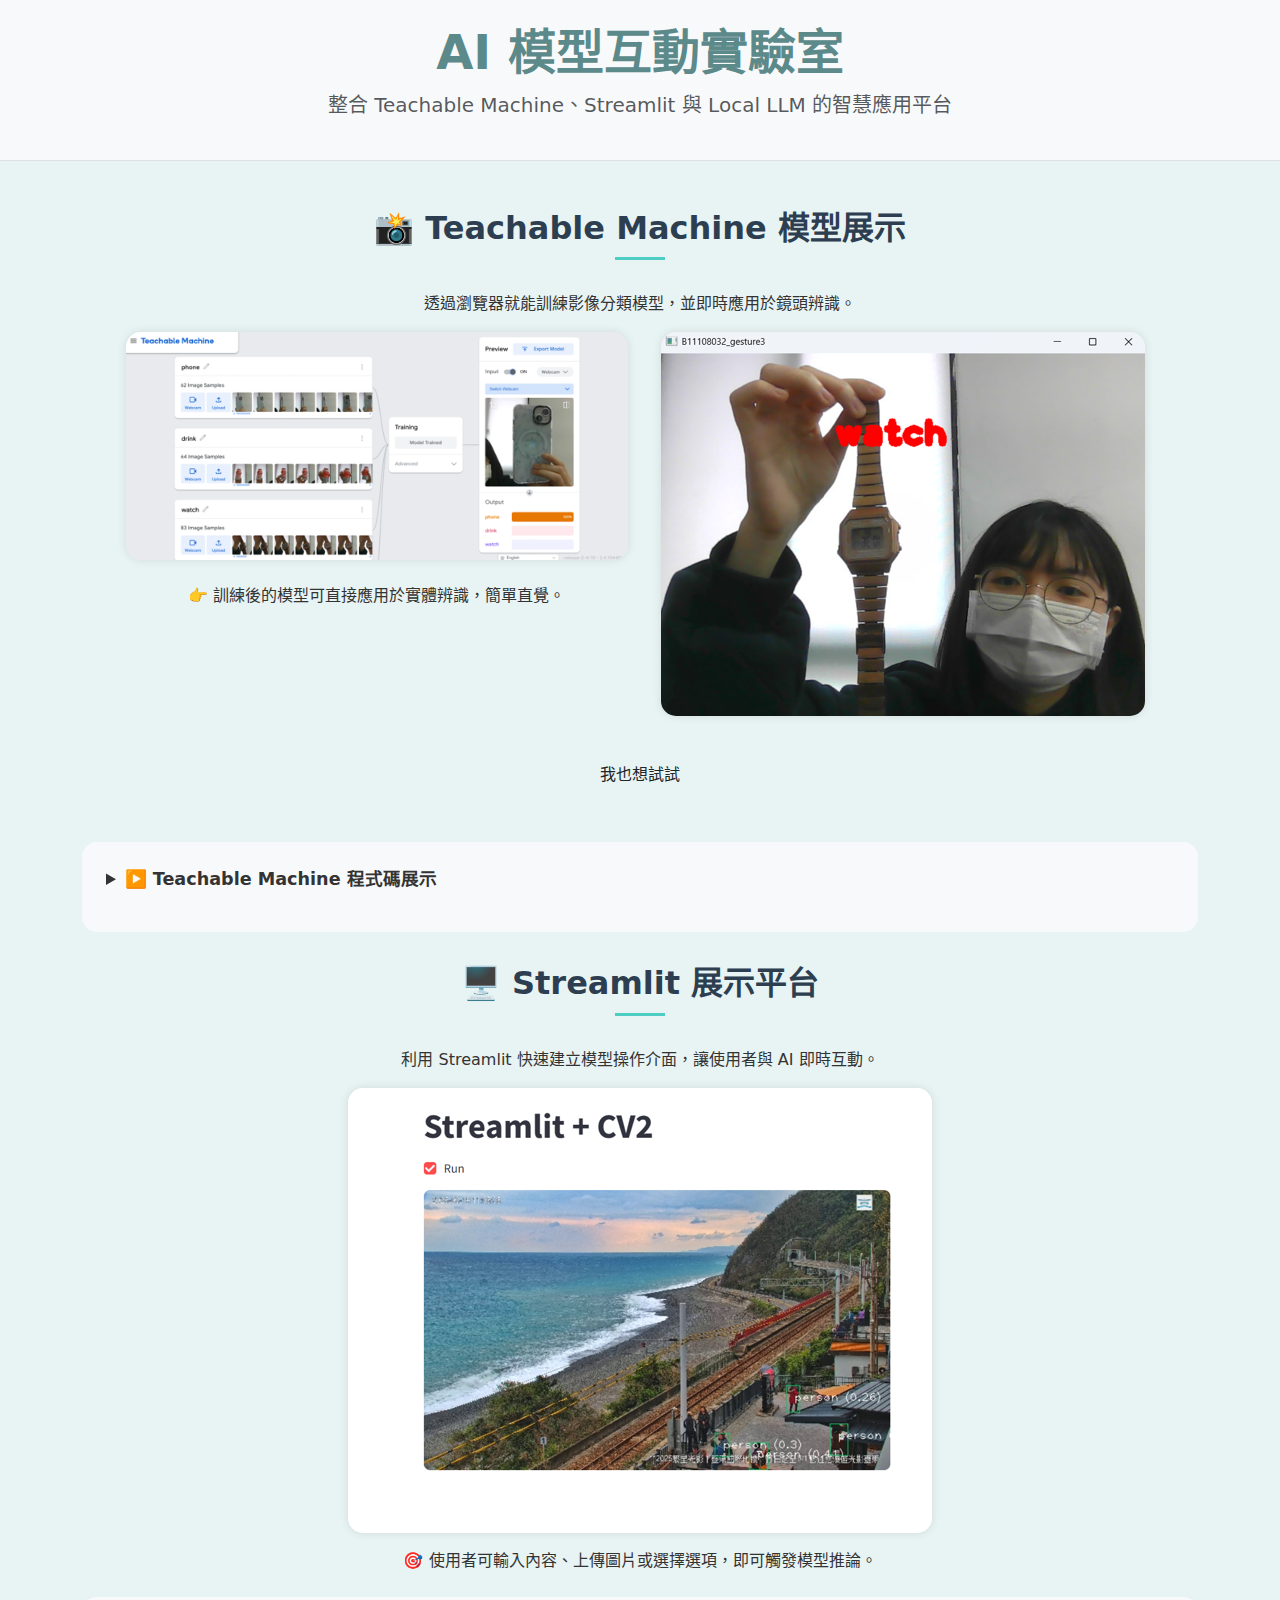
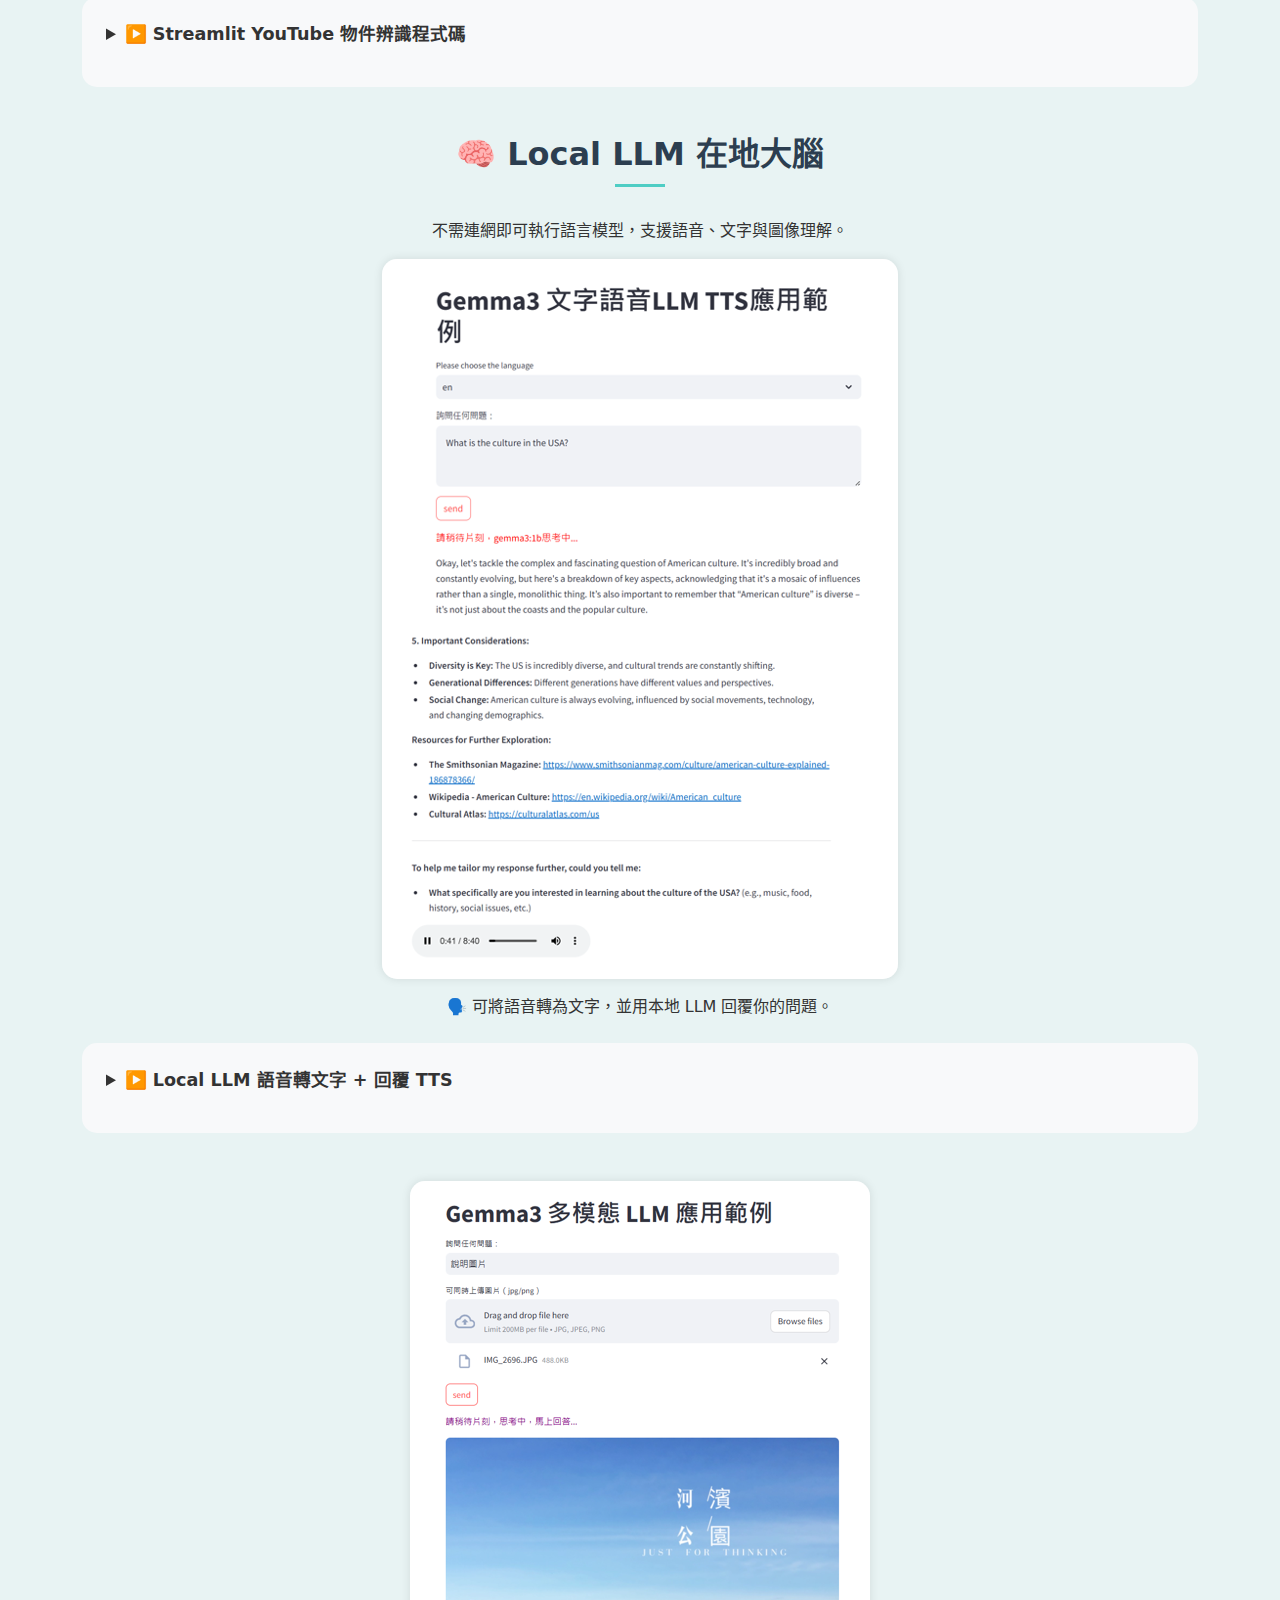
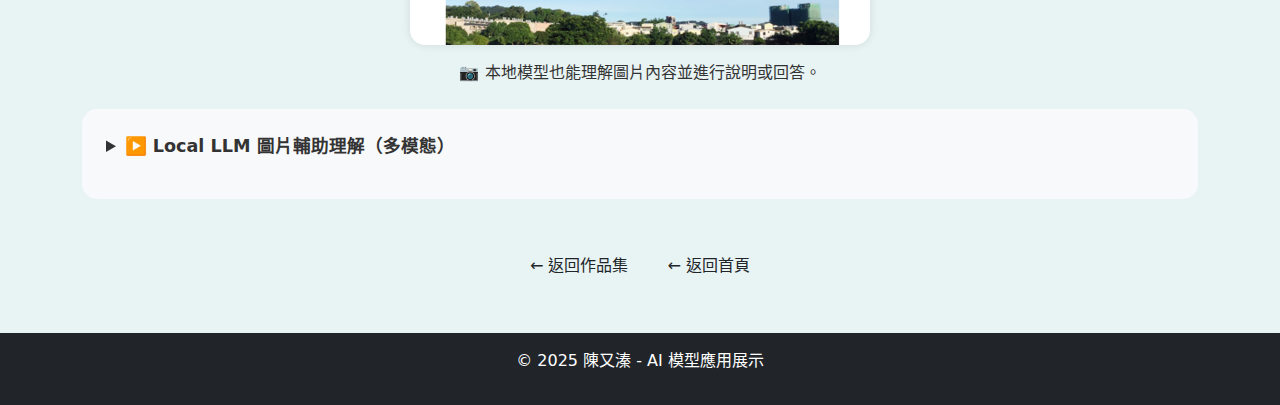
<file: ai-lab.html>
<!DOCTYPE html>
<html lang="zh-TW">
<head>
  <meta charset="UTF-8" />
  <meta name="viewport" content="width=device-width, initial-scale=1.0"/>
  <title>AI 模型互動實驗室</title>
  <link href="https://cdn.jsdelivr.net/npm/bootstrap@5.3.0/dist/css/bootstrap.min.css" rel="stylesheet">
  <link href="style.css" rel="stylesheet" type="text/css" />
  <style>
    body { font-weight: 500; }
    .section-title {
      font-size: 2rem;
      font-weight: 700;
      text-align: center;
      margin-bottom: 2rem;
      color: #2c3e50;
      position: relative;
    }
    .section-title::after {
      content: "";
      display: block;
      width: 50px;
      height: 3px;
      background: #4ecdc4;
      margin: 10px auto 0;
    }
    .img-preview {
      max-width: 100%;
      border-radius: 15px;
      box-shadow: 0 0 10px rgba(0,0,0,0.1);
      margin-bottom: 1rem;
    }
    details {
      position: relative;
      background: #f8f9fa;
      padding: 1.5rem;
      border-radius: 15px;
      margin-bottom: 2rem;
    }
    details summary {
      font-weight: 600;
      font-size: 1.1rem;
      cursor: pointer;
      margin-bottom: 1rem;
    }
    details pre {
      margin: 0;
      overflow-x: auto;
      white-space: pre-wrap;
    }
    .copy-btn {
      position: absolute;
      top: 1.5rem;
      right: 1.5rem;
      font-size: 0.875rem;
      padding: 0.4rem 0.75rem;
      border: none;
      border-radius: 6px;
      background-color: #81C0C0;
      color: white;
      cursor: pointer;
      font-weight: 600;
    }
    .copy-btn:hover {
      background-color: #6ba7a7;
    }
  </style>
</head>
<body>
  <header class="bg-light py-4 border-bottom">
    <div class="container text-center">
      <h1 class="display-5 fw-bold">AI 模型互動實驗室</h1>
      <p class="lead text-muted">整合 Teachable Machine、Streamlit 與 Local LLM 的智慧應用平台</p>
    </div>
  </header>

  <main class="container mt-5">
    <section class="mb-5">
      <h2 class="section-title">📸 Teachable Machine 模型展示</h2>
      <p class="text-center">透過瀏覽器就能訓練影像分類模型，並即時應用於鏡頭辨識。</p>
      <div class="text-center mb-4 d-flex justify-content-center gap-4 flex-wrap">
        <div style="width: 45%;">
          <img src="attached_assets/teachable.png" alt="Teachable 示意" class="img-preview">
          <p class="mt-2">👉 訓練後的模型可直接應用於實體辨識，簡單直覺。</p>
        </div>
        <div style="width: 45%;">
          <img src="attached_assets/watch.png" alt="辨識手錶" class="img-preview">
          
        </div>
      </div>
      
      <div class="text-center mt-3">
        <a href="models.html" class="btn btn-teal">我也想試試</a>
      </div>


      </div>
      </section>
      <details>
        <summary>▶️ Teachable Machine 程式碼展示</summary>
        <button class="copy-btn" onclick="copyCode(this)">複製程式碼</button>
        <pre><code>import tensorflow as tf
import cv2
import numpy as np

model = tf.keras.models.load_model('models/keras_model.h5', compile=False)
data = np.ndarray(shape=(1, 224, 224, 3), dtype=np.float32)

cap = cv2.VideoCapture(0)
while cap.isOpened():
    success, image = cap.read()
    img = cv2.resize(image , (224, 224))
    img = cv2.cvtColor(img, cv2.COLOR_BGR2RGB)
    image = cv2.flip(image, 1)
    image_array = np.asarray(img)
    normalized_image_array = (image_array.astype(np.float32) / 127.0) - 1
    data[0] = normalized_image_array
    prediction = model.predict(data)
    a,b,c,d = prediction[0]
    if a>0.5:
        print('phone')
        cv2.putText(image, 'phone', (30, 120), 1, 3, (255,0,255), 10, 1)
    if b>0.5:
        print('drink')
        cv2.putText(image, 'drink', (130, 120), 1, 3, (255,0,0), 10, 1)
    if c>0.5:
        print('watch')
        cv2.putText(image, 'watch', (230, 120), 1, 3, (0,0,255), 10, 1)
    cv2.imshow('B11108032_gesture3', image)
    if cv2.waitKey(500) & 0xFF == 27:
        break
cap.release()</code></pre>
      </details>
    </section>

    <section class="mb-5">
      <h2 class="section-title">🖥️ Streamlit 展示平台</h2>
      <p class="text-center">利用 Streamlit 快速建立模型操作介面，讓使用者與 AI 即時互動。</p>
      <div class="text-center mb-4">
        <img src="attached_assets/streamlit.png" alt="Streamlit UI 示意圖" class="img-preview">
        <p>🎯 使用者可輸入內容、上傳圖片或選擇選項，即可觸發模型推論。</p>
      </div>
      <details>
        <summary>▶️ Streamlit YouTube 物件辨識程式碼</summary>
        <button class="copy-btn" onclick="copyCode(this)">複製程式碼</button>
        <pre><code>base_options = mp.tasks.BaseOptions('models/efficientdet_lite0.tflite')
options = mp.tasks.vision.ObjectDetectorOptions(base_options, score_threshold=0.2)
detector = mp.tasks.vision.ObjectDetector.create_from_options(options)

video_url = "https://www.youtube.com/watch?v=UCG1aXVO8H8"
ydl_opts = {'format': 'best',  'quiet': True }
with yt_dlp.YoutubeDL(ydl_opts) as ydl:
    info_dict = ydl.extract_info(video_url, download=False)
stream_url = info_dict['url']

cap = cv2.VideoCapture(stream_url)

st.title('Streamlit + CV2')
run = st.checkbox('Run')
FRAME_WINDOW = st.image([])

while run:
    success, image = cap.read()
    image = cv2.resize(image, (600, 360))
    image_mp = mp.Image(mp.ImageFormat.SRGB, image)
    detection_result = detector.detect(image_mp)
    for detection in detection_result.detections:
        bbox = detection.bounding_box
        cv2.rectangle(image, (bbox.origin_x, bbox.origin_y),
                      (bbox.origin_x + bbox.width, bbox.origin_y + bbox.height), (100, 200, 0), 1)
        category = detection.categories[0]
        result_text = category.category_name + ' (' + str(round(category.score, 2)) + ')'
        cv2.putText(image, result_text, (10 + bbox.origin_x, 20 + bbox.origin_y),
                    1, 1, (255, 255, 255), 1)
    FRAME_WINDOW.image(image, channels='BGR')
cap.release()</code></pre>
      </details>
    </section>

    <section class="mb-5">
      <h2 class="section-title">🧠 Local LLM 在地大腦</h2>
      <p class="text-center">不需連網即可執行語言模型，支援語音、文字與圖像理解。</p>

      <div class="text-center mb-4">
        <img src="attached_assets/voice.png" alt="文字與語音處理" class="img-preview">
        <p>🗣️ 可將語音轉為文字，並用本地 LLM 回覆你的問題。</p>
      </div>
      <details>
        <summary>▶️ Local LLM 語音轉文字 + 回覆 TTS</summary>
        <button class="copy-btn" onclick="copyCode(this)">複製程式碼</button>
        <pre><code># streamlit run AI11_llm2.py
import streamlit as st
import ollama
from gtts.lang import tts_langs
from gtts import gTTS
import base64
from tempfile import NamedTemporaryFile

langs = tts_langs().keys()
st.title("Gemma3 文字語音LLM TTS應用範例")
lang = st.selectbox("Please choose the language", options=langs, index=12)
user_input = st.text_area("詢問任何問題：", "")

if st.button("send"):
    if user_input:
        st.markdown("<span style='color:red;'>請稍待片刻，gemma3:1b思考中...</span>", unsafe_allow_html=True)
        response = ollama.chat(model='gemma3:1b', messages=[{'role': 'user', 'content': user_input}])
        st.write(response['message']['content'])
        tts = gTTS(response['message']['content'], lang=lang, slow=False, lang_check=True)
        with NamedTemporaryFile(suffix=".mp3", delete=False) as temp:
            tts.save(temp.name)
            with open(temp.name, "rb") as f:
                data = f.read()
                b64 = base64.b64encode(data).decode()
                md = f"""<audio controls autoplay="true">
                     <source src="data:audio/mp3;base64,{b64}" type = "audio/mp3">
                     your browser does not support the audio element. </audio>"""
                st.markdown(md, unsafe_allow_html=True)
    else:
        st.warning("PLease type in your question!")</code></pre>
      </details>

      <div class="text-center mb-4 mt-5">
        <img src="attached_assets/park.png" alt="圖片說明功能" class="img-preview">
        <p>📷 本地模型也能理解圖片內容並進行說明或回答。</p>
      </div>
      <details>
        <summary>▶️ Local LLM 圖片輔助理解（多模態）</summary>
        <button class="copy-btn" onclick="copyCode(this)">複製程式碼</button>
        <pre><code>import streamlit as st
import ollama
import random

st.title("Gemma3 多模態 LLM 應用範例")
colors = ['red', 'blue', 'green', 'orange', 'purple']
user_input = st.text_input("詢問任何問題：", "")
uploaded_image = st.file_uploader("可同時上傳圖片（jpg/png）", type=["jpg", "jpeg", "png"])

if st.button("send"):
    if user_input or uploaded_image:
        st.markdown(f"<span style='color:{random.choice(colors)};'>請稍待片刻，思考中，馬上回答...</span>", unsafe_allow_html=True)
        messages = []
        if uploaded_image:
            st.image(uploaded_image, caption="上傳的圖片如上，請等待判讀結果...", use_container_width=True)
            image_bytes = uploaded_image.getvalue()
            messages.append({'role': 'user', 'content': user_input, 'images': [image_bytes]})
        else:
            messages.append({'role': 'user', 'content': user_input})
        response = ollama.chat(model='gemma3:4b', messages=messages)
        st.write(response['message']['content'])
    else:
        st.warning("請輸入prompt或上傳圖片！")</code></pre>
      </details>
    </section>

    <div class="text-center mb-5">
      <a href="index.html#projects" class="btn btn-teal me-2">← 返回作品集</a>
      <a href="index.html" class="btn btn-teal">← 返回首頁</a>
    </div>
  </main>

  <footer class="bg-dark text-white text-center py-3">
    <p>&copy; 2025 陳又溱 - AI 模型應用展示</p>
  </footer>

  <script>
    function copyCode(button) {
      const code = button.nextElementSibling.querySelector('code').innerText;
      navigator.clipboard.writeText(code).then(() => {
        button.innerText = "✅ 已複製";
        setTimeout(() => (button.innerText = "複製程式碼"), 2000);
      });
    }
  </script>
  <script src="https://cdn.jsdelivr.net/npm/bootstrap@5.3.0/dist/js/bootstrap.bundle.min.js"></script>
</body>
</html>
</file>
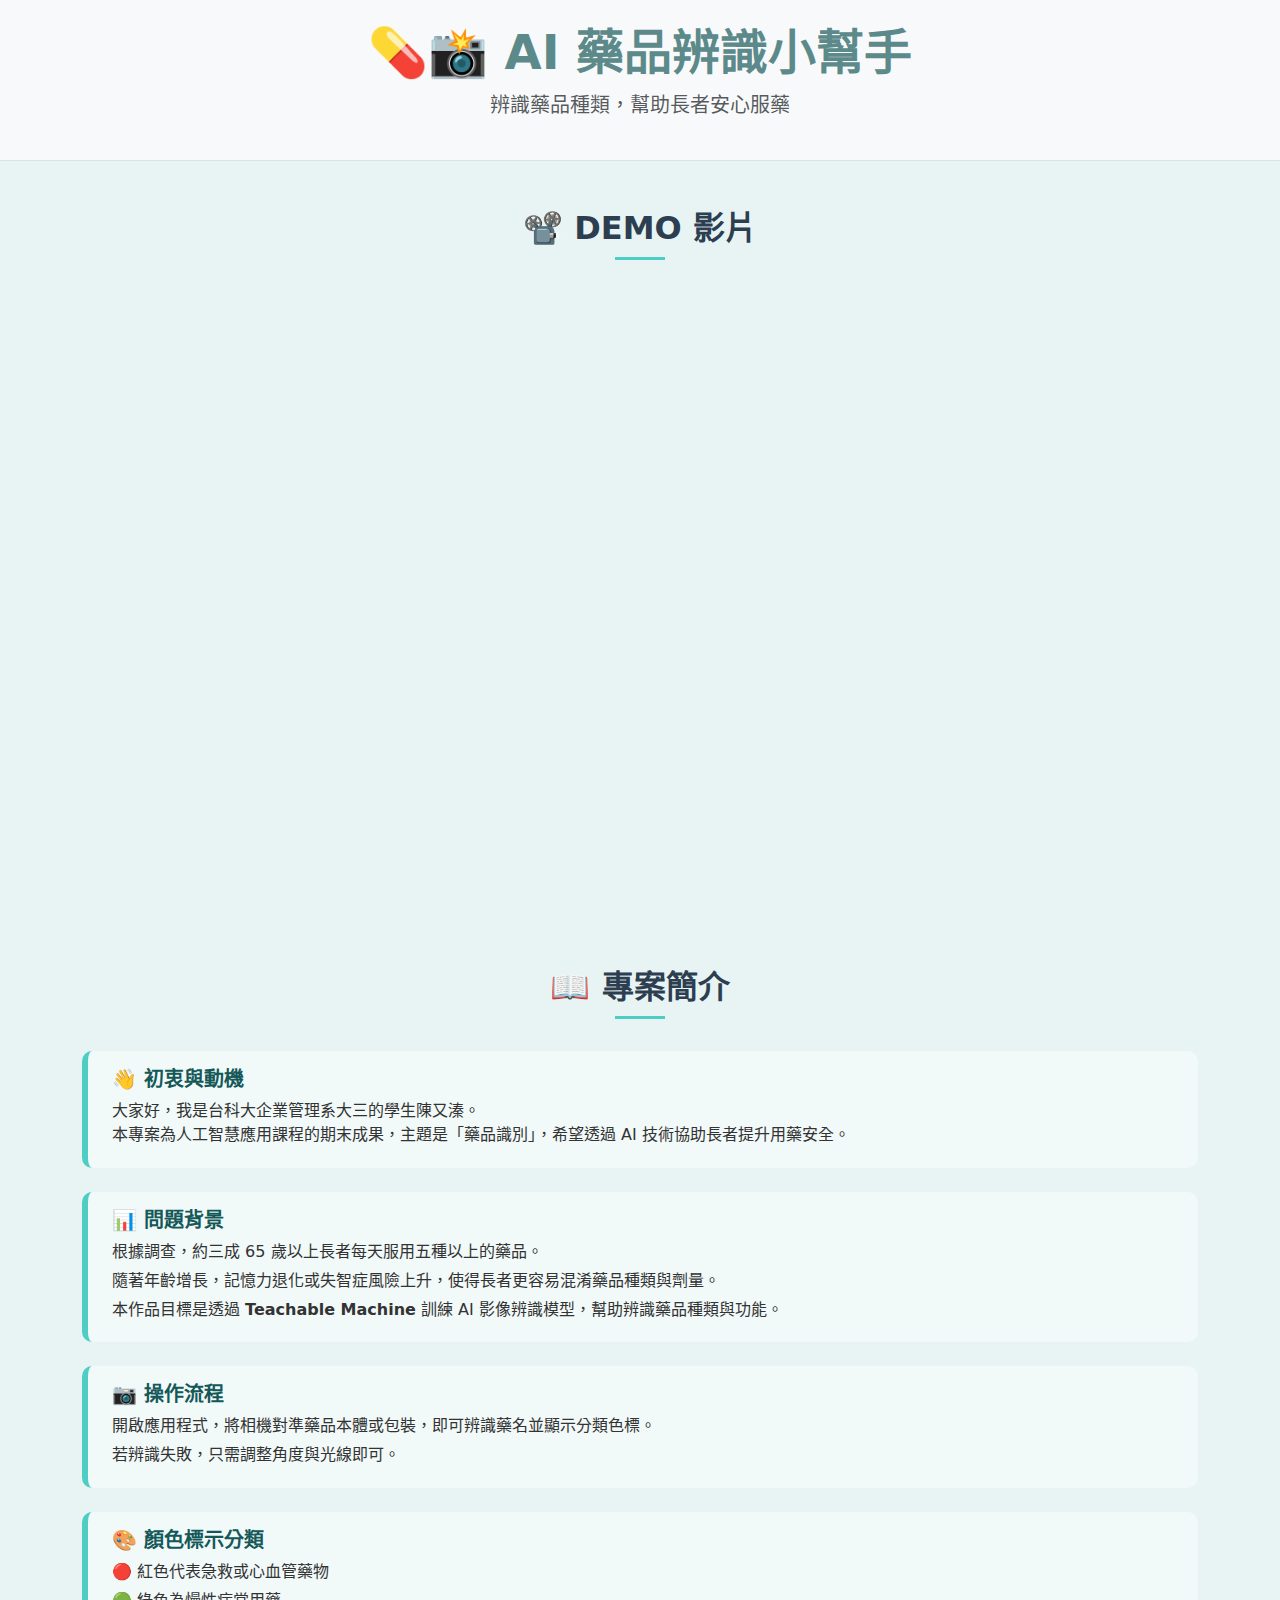
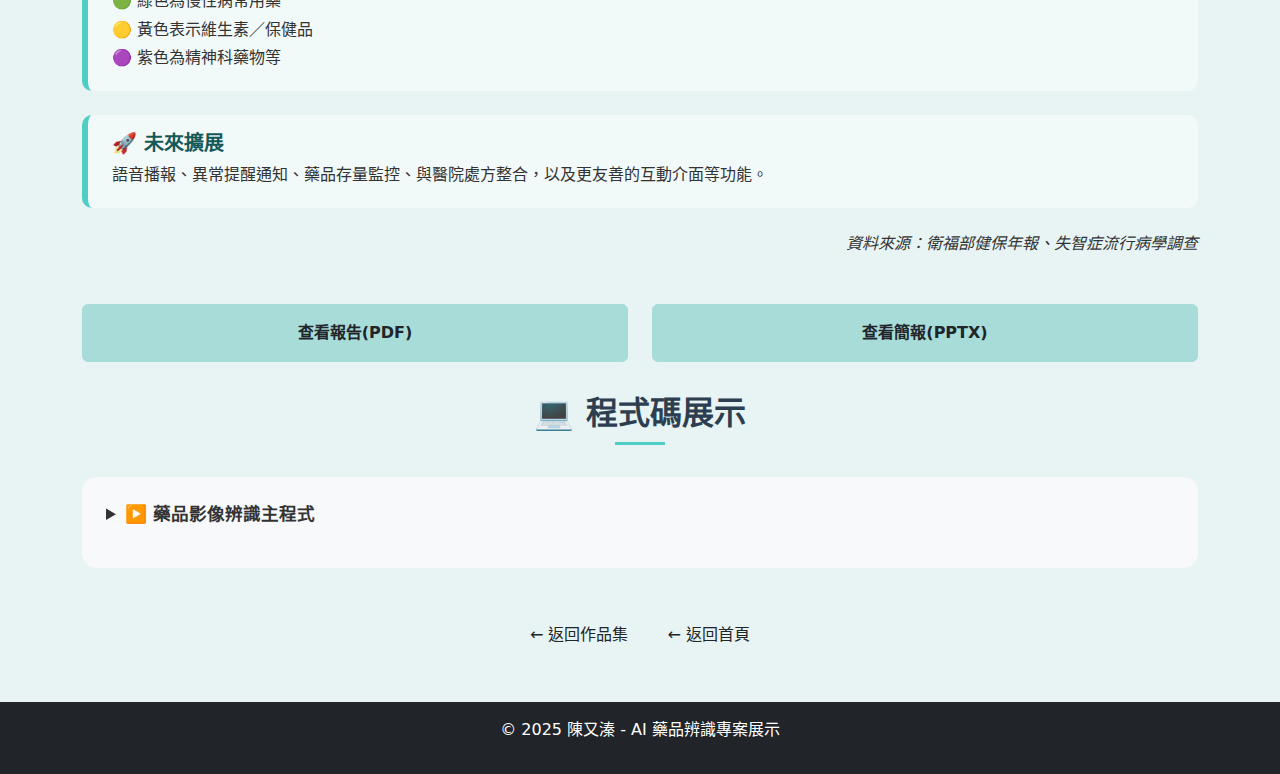
<file: final project.html>
<!DOCTYPE html>
<html lang="zh-TW">
<head>
  <meta charset="UTF-8" />
  <meta name="viewport" content="width=device-width, initial-scale=1.0" />
  <title>AI 藥品辨識專案</title>
  <link href="https://cdn.jsdelivr.net/npm/bootstrap@5.3.0/dist/css/bootstrap.min.css" rel="stylesheet">
  <link href="style.css" rel="stylesheet" type="text/css" />
  <style>
    body {
      font-weight: 500;
    }
    .section-title {
      font-size: 2rem;
      font-weight: 700;
      text-align: center;
      margin-bottom: 2rem;
      color: #2c3e50;
      position: relative;
    }
    .section-title::after {
      content: "";
      display: block;
      width: 50px;
      height: 3px;
      background: #4ecdc4;
      margin: 10px auto 0;
    }
    .img-preview {
      max-width: 100%;
      border-radius: 15px;
      box-shadow: 0 0 10px rgba(0,0,0,0.1);
      margin-bottom: 1rem;
    }
    details {
      position: relative;
      background: #f8f9fa;
      padding: 1.5rem;
      border-radius: 15px;
      margin-bottom: 2rem;
    }
    details summary {
      font-weight: 600;
      font-size: 1.1rem;
      cursor: pointer;
      margin-bottom: 1rem;
    }
    details pre {
      margin: 0;
      overflow-x: auto;
      white-space: pre-wrap;
    }
    .copy-btn {
      position: absolute;
      top: 1.5rem;
      right: 1.5rem;
      font-size: 0.875rem;
      padding: 0.4rem 0.75rem;
      border: none;
      border-radius: 6px;
      background-color: #81C0C0;
      color: white;
      cursor: pointer;
      font-weight: 600;
    }
    .copy-btn:hover {
      background-color: #6ba7a7;
    }
    .highlight-box {
      background-color: #f1f9f9;
      border-left: 6px solid #4ecdc4;
      padding: 1rem 1.5rem;
      margin-bottom: 1.5rem;
      border-radius: 10px;
    }
    .highlight-box h5 {
      font-size: 1.25rem;
      font-weight: 700;
      color: #145858;
      margin-bottom: 0.5rem;
    }
    .highlight-box p {
      margin-bottom: 0.3rem;
    }
    .btn-soft {
      background-color: #a7dcd9 !important;
      border-color: #a7dcd9 !important;
    }
    .btn-soft:hover {
      background-color: #91ccc8 !important;
      border-color: #91ccc8 !important;
    }
  </style>
</head>
<body>
  <header class="bg-light py-4 border-bottom">
    <div class="container text-center">
      <h1 class="display-5 fw-bold">💊📸 AI 藥品辨識小幫手</h1>
      <p class="lead text-muted">辨識藥品種類，幫助長者安心服藥</p>
    </div>
  </header>

  <main class="container mt-5">
    <section class="mb-5">
      <h2 class="section-title">📽️ DEMO 影片</h2>
      <div class="ratio ratio-16x9 mb-5">
        <iframe 
          src="https://www.youtube.com/embed/E1H7a6iEC6A?si=C1c4NO__U7BJ9dDw" 
          title="YouTube video player" 
          frameborder="0" 
          allow="accelerometer; autoplay; clipboard-write; encrypted-media; gyroscope; picture-in-picture; web-share" 
          referrerpolicy="strict-origin-when-cross-origin" 
          allowfullscreen>
        </iframe>
      </div>
    </section>

    <section class="mb-5">
      <h2 class="section-title">📖 專案簡介</h2>

      <div class="highlight-box">
        <h5>👋 初衷與動機</h5>
        <p>大家好，我是台科大企業管理系大三的學生陳又溱。<br>
        本專案為人工智慧應用課程的期末成果，主題是「藥品識別」，希望透過 AI 技術協助長者提升用藥安全。</p>
      </div>

      <div class="highlight-box">
        <h5>📊 問題背景</h5>
        <p>根據調查，約三成 65 歲以上長者每天服用五種以上的藥品。</p>
        <p>隨著年齡增長，記憶力退化或失智症風險上升，使得長者更容易混淆藥品種類與劑量。</p>
        <p>本作品目標是透過 <strong>Teachable Machine</strong> 訓練 AI 影像辨識模型，幫助辨識藥品種類與功能。</p>
      </div>

      <div class="highlight-box">
        <h5>📷 操作流程</h5>
        <p>開啟應用程式，將相機對準藥品本體或包裝，即可辨識藥名並顯示分類色標。</p>
        <p>若辨識失敗，只需調整角度與光線即可。</p>
      </div>

      <div class="highlight-box">
        <h5>🎨 顏色標示分類</h5>
        <p>🔴 紅色代表急救或心血管藥物</p>
        <p>🟢 綠色為慢性病常用藥</p>
        <p>🟡 黃色表示維生素／保健品</p>
        <p>🟣 紫色為精神科藥物等</p>
      </div>

      <div class="highlight-box">
        <h5>🚀 未來擴展</h5>
        <p>語音播報、異常提醒通知、藥品存量監控、與醫院處方整合，以及更友善的互動介面等功能。</p>
      </div>

      <p class="text-end fst-italic">資料來源：衛福部健保年報、失智症流行病學調查</p>
    </section>

    <!-- 🔗 兩顆按鈕：PDF & PPT -->
    <div class="row text-center mb-4">
      <div class="col-md-6 mb-2">
        <a href="pdf/B11108032_Drug_Identification.pdf" target="_blank" class="btn btn-teal btn-soft w-100 py-3 fw-bold">查看報告(PDF)</a>
      </div>
      <div class="col-md-6 mb-2">
        <a href="https://docs.google.com/presentation/d/1WF9FDNxSmRaklwMCNkvjWnMTQ5YKmV9L/edit?usp=sharing" target="_blank" class="btn btn-teal btn-soft w-100 py-3 fw-bold">查看簡報(PPTX)</a>
      </div>
    </div>

    <section class="mb-5">
      <h2 class="section-title">💻 程式碼展示</h2>
      <details>
        <summary>▶️ 藥品影像辨識主程式</summary>
        <button class="copy-btn" onclick="copyCode(this)">複製程式碼</button>
        <pre><code>import tensorflow as tf
import cv2
import numpy as np

model = tf.keras.models.load_model('models/keras_model.h5', compile=False)
data = np.ndarray(shape=(1, 224, 224, 3), dtype=np.float32)

cap = cv2.VideoCapture(0)
while cap.isOpened():
    success, image = cap.read()
    img = cv2.resize(image , (224, 224))
    img = cv2.cvtColor(img, cv2.COLOR_BGR2RGB)
    image = cv2.flip(image, 1)
    image_array = np.asarray(img)
    normalized_image_array = (image_array.astype(np.float32) / 127.0) - 1
    data[0] = normalized_image_array
    prediction = model.predict(data)
    a,b,c,d,e = prediction[0]
    if a>0.5:
        print('stomach medicine ')
        cv2.putText(image, 'stomach medicine', (30, 120), 1, 3, (0, 255, 0), 10, 1)
    if b>0.5:
        print('pain killing ')
        cv2.putText(image, 'pain killing ', (130, 120), 1, 3, (0, 255, 0), 10,1)
    if c>0.5:
        print('EVE')
        cv2.putText(image, 'EVE', (230, 120),1, 4, (0, 255, 0), 9, 1)
    if d>0.5:
        print('Anti-allergic Agents')
        cv2.putText(image, 'Anti-allergic Agents', (30, 120),1, 3, (0,0,255), 10, 1)
    cv2.imshow('Drug Identification', image)
    if cv2.waitKey(500) & 0xFF == 27:
        break
cap.release()
cv2.destroyAllWindows()</code></pre>
      </details>
    </section>

    <div class="text-center mb-5">
      <a href="index.html#projects" class="btn btn-teal me-2">← 返回作品集</a>
      <a href="index.html" class="btn btn-teal">← 返回首頁</a>
    </div>
  </main>

  <footer class="bg-dark text-white text-center py-3">
    <p>&copy; 2025 陳又溱 - AI 藥品辨識專案展示</p>
  </footer>

  <script>
    function copyCode(button) {
      const code = button.nextElementSibling.querySelector('code').innerText;
      navigator.clipboard.writeText(code).then(() => {
        button.innerText = "✅ 已複製";
        setTimeout(() => (button.innerText = "複製程式碼"), 2000);
      });
    }
  </script>

  <script src="https://cdn.jsdelivr.net/npm/bootstrap@5.3.0/dist/js/bootstrap.bundle.min.js"></script>
</body>
</html>
</file>
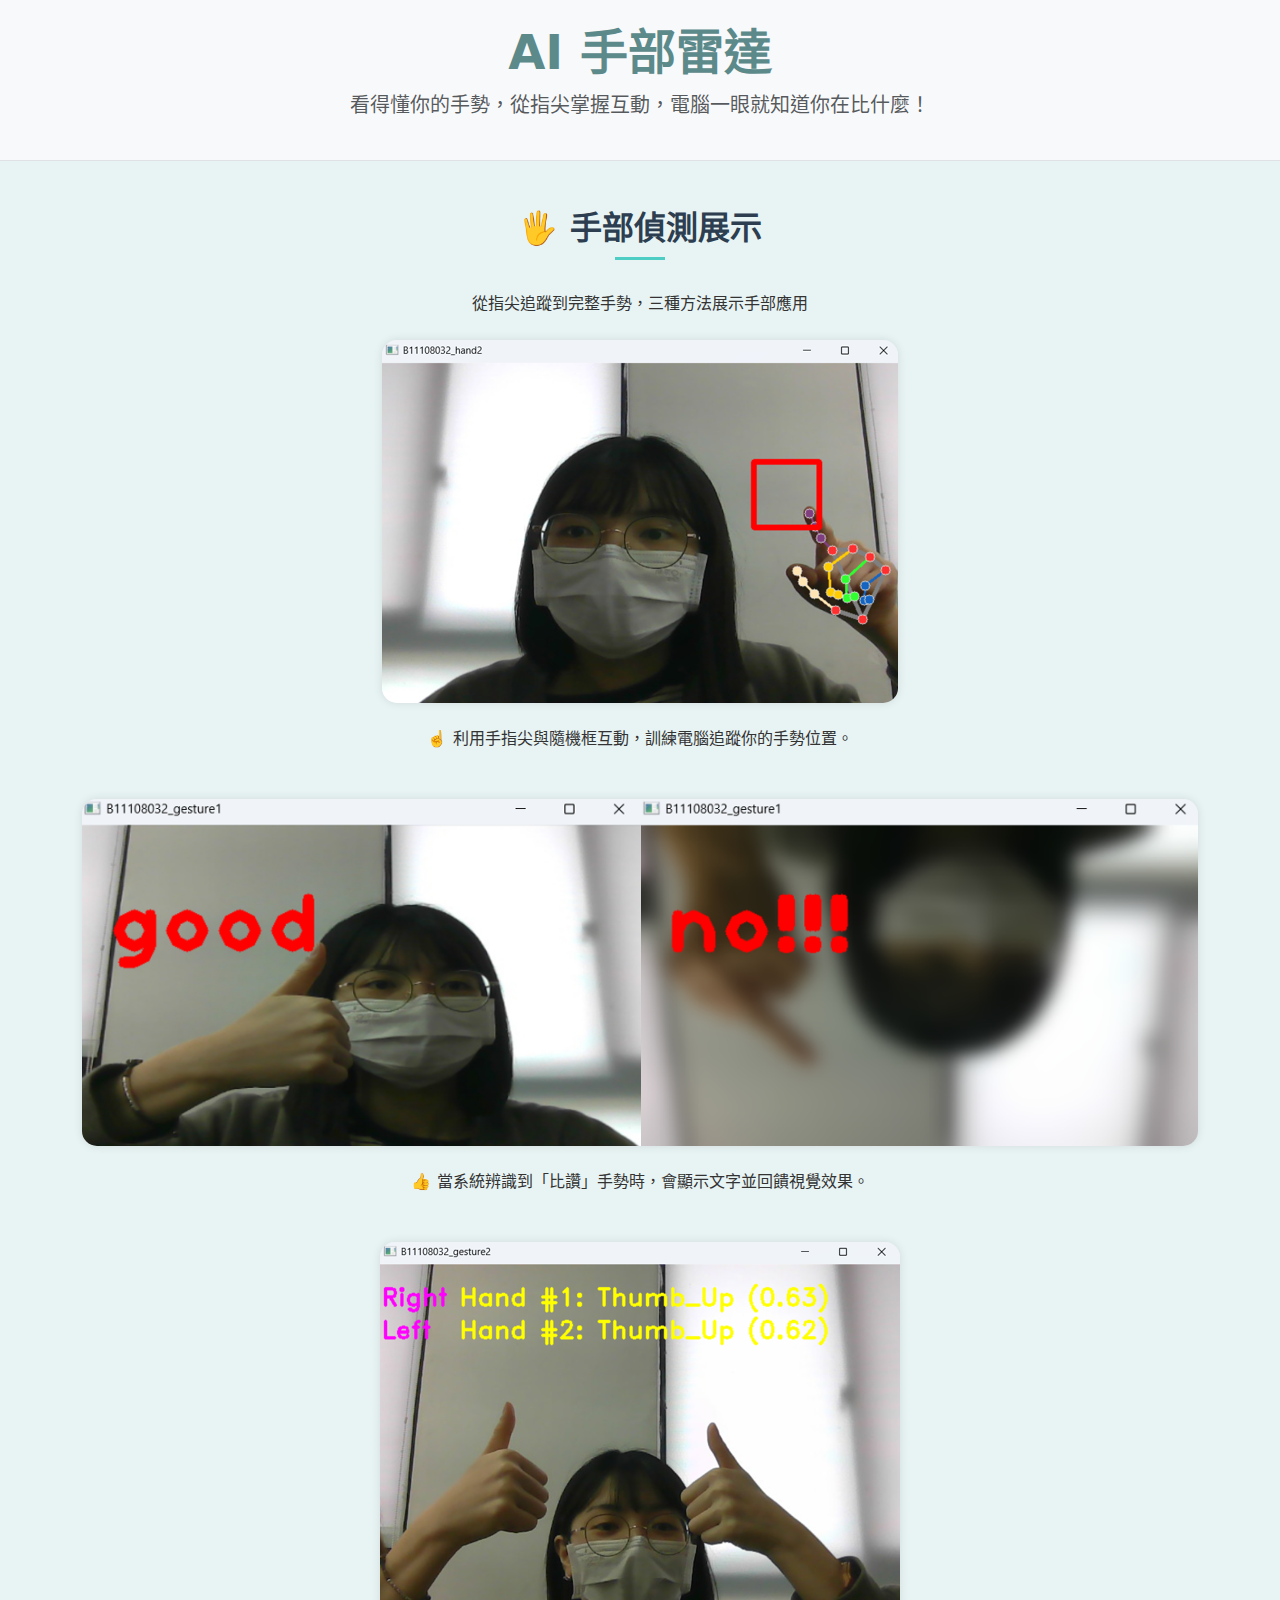
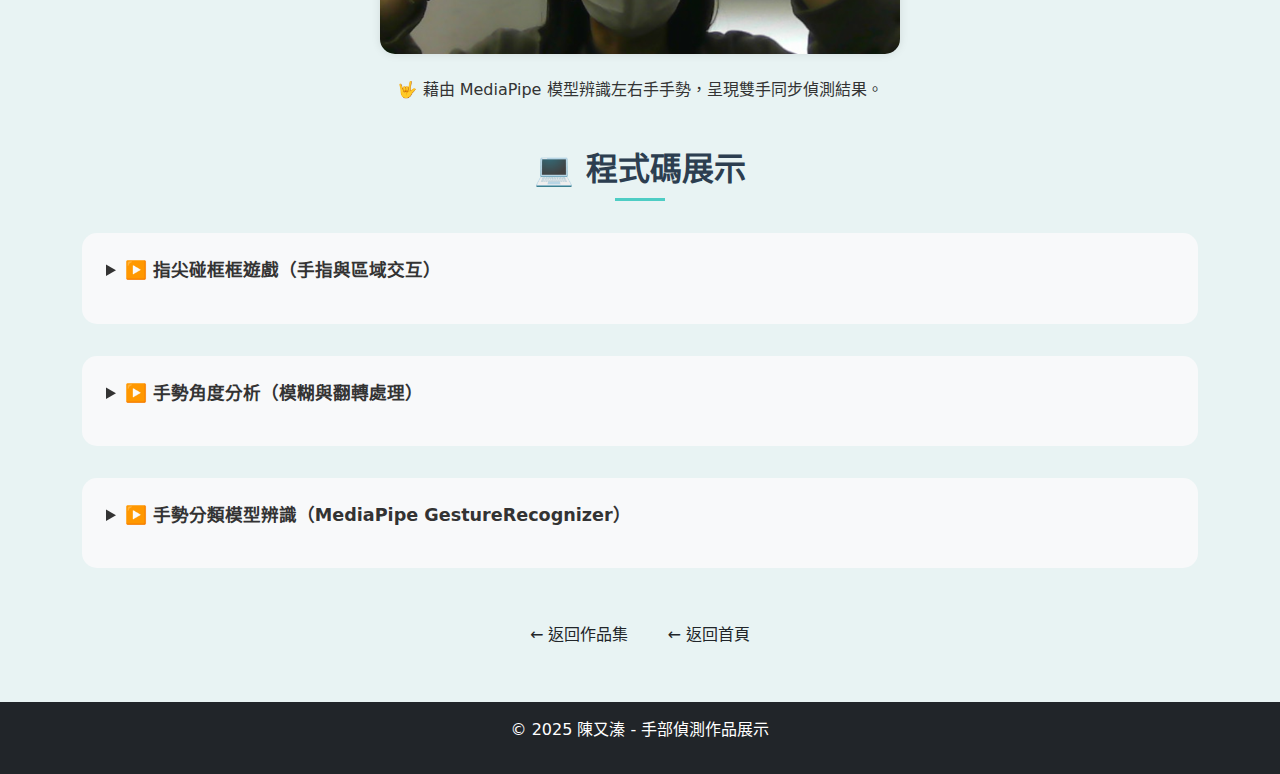
<file: gesture.html>
<!DOCTYPE html>
<html lang="zh-TW">
<head>
  <meta charset="UTF-8" />
  <meta name="viewport" content="width=device-width, initial-scale=1.0"/>
  <title>AI 手部雷達</title>
  <link href="https://cdn.jsdelivr.net/npm/bootstrap@5.3.0/dist/css/bootstrap.min.css" rel="stylesheet">
  <link href="style.css" rel="stylesheet" type="text/css" />
  <style>
    body { font-weight: 500; }
    .section-title {
      font-size: 2rem;
      font-weight: 700;
      text-align: center;
      margin-bottom: 2rem;
      color: #2c3e50;
      position: relative;
    }
    .section-title::after {
      content: "";
      display: block;
      width: 50px;
      height: 3px;
      background: #4ecdc4;
      margin: 10px auto 0;
    }
    .img-preview {
      max-width: 100%;
      border-radius: 15px;
      box-shadow: 0 0 10px rgba(0,0,0,0.1);
      margin-bottom: 1rem;
    }
    details {
      position: relative;
      background: #f8f9fa;
      padding: 1.5rem;
      border-radius: 15px;
      margin-bottom: 2rem;
    }
    details summary {
      font-weight: 600;
      font-size: 1.1rem;
      cursor: pointer;
      margin-bottom: 1rem;
    }
    details pre {
      margin: 0;
      overflow-x: auto;
      white-space: pre-wrap;
    }
    .copy-btn {
      position: absolute;
      top: 1.5rem;
      right: 1.5rem;
      font-size: 0.875rem;
      padding: 0.4rem 0.75rem;
      border: none;
      border-radius: 6px;
      background-color: #81C0C0;
      color: white;
      cursor: pointer;
      font-weight: 600;
    }
    .copy-btn:hover {
      background-color: #6ba7a7;
    }
  </style>
</head>
<body>
  <header class="bg-light py-4 border-bottom">
    <div class="container text-center">
      <h1 class="display-5 fw-bold">AI 手部雷達</h1>
      <p class="lead text-muted">看得懂你的手勢，從指尖掌握互動，電腦一眼就知道你在比什麼！</p>
    </div>
  </header>

  <main class="container mt-5">
    <section class="mb-5">
      <h2 class="section-title">🖐️ 手部偵測展示</h2>
      <p class="text-center mb-4">從指尖追蹤到完整手勢，三種方法展示手部應用</p>

      <div class="text-center mb-5">
        <img src="attached_assets/point1.png" alt="手指碰框框" class="img-preview">
        <p class="mt-2">☝️ 利用手指尖與隨機框互動，訓練電腦追蹤你的手勢位置。</p>
      </div>

      <div class="text-center mb-5">
        <img src="attached_assets/good.png" alt="比讚手勢" class="img-preview">
        <p class="mt-2">👍 當系統辨識到「比讚」手勢時，會顯示文字並回饋視覺效果。</p>
      </div>

      <div class="text-center mb-5">
        <img src="attached_assets/two good.png" alt="雙手比讚" class="img-preview">
        <p class="mt-2">🤟 藉由 MediaPipe 模型辨識左右手手勢，呈現雙手同步偵測結果。</p>
      </div>
    </section>

    <section class="mb-5">
      <h2 class="section-title">💻 程式碼展示</h2>

      <details>
        <summary>▶️ 指尖碰框框遊戲（手指與區域交互）</summary>
        <button class="copy-btn" onclick="copyCode(this)">複製程式碼</button>
        <pre><code>import cv2
import mediapipe as mp
import random

mpd = mp.solutions.drawing_utils
lm_style = mp.solutions.drawing_styles.get_default_hand_landmarks_style()
conn_style = mp.solutions.drawing_styles.get_default_hand_connections_style()
mphc = mp.solutions.hands.HAND_CONNECTIONS
hands = mp.solutions.hands.Hands(model_complexity=0, max_num_hands=2)

cap = cv2.VideoCapture(0)
run = True
while cap.isOpened():
    success, image = cap.read()
    img = cv2.resize(image, (640, 420))
    w, h = (img.shape[1], img.shape[0])
    imgrgb = cv2.cvtColor(img, cv2.COLOR_BGR2RGB)
    if run:
        run = False
        rx = random.randint(10, w - 80)
        ry = random.randint(10, h - 80)
        print("New box:", rx, ry)
    results = hands.process(imgrgb)
    if results.multi_hand_landmarks:
        for h_landmarks in results.multi_hand_landmarks:
            mpd.draw_landmarks(img, h_landmarks, mphc, lm_style, conn_style)
            x = h_landmarks.landmark[20].x * w
            y = h_landmarks.landmark[20].y * h
            if x > rx and x < (rx + 80) and y > ry and y < (ry + 80):
                run = True
    cv2.rectangle(img, (rx, ry), (rx + 80, ry + 80), (0, 0, 255), 5)
    cv2.imshow('B11108032_hand2', cv2.flip(img, 1))
    if cv2.waitKey(5) & 0xFF == 27:
        break
cap.release()
cv2.destroyAllWindows()</code></pre>
      </details>

      <details>
        <summary>▶️ 手勢角度分析（模糊與翻轉處理）</summary>
        <button class="copy-btn" onclick="copyCode(this)">複製程式碼</button>
        <pre><code>import cv2
import mediapipe as mp
import math

mpd = mp.solutions.drawing_utils
mpd_styles = mp.solutions.drawing_styles
mph = mp.solutions.hands

def vector_2d_angle(v1, v2):
    v1_x, v1_y = v1
    v2_x, v2_y = v2
    try:
        angle_ = math.degrees(math.acos((v1_x*v2_x + v1_y*v2_y)/(((v1_x**2+v1_y**2)**0.5)*((v2_x**2+v2_y**2)**0.5))))
    except:
        angle_ = 180
    return angle_

def hand_angle(hand_):
    angle_list = []
    angle_list.append(vector_2d_angle((hand_[0][0]-hand_[2][0], hand_[0][1]-hand_[2][1]), (hand_[3][0]-hand_[4][0], hand_[3][1]-hand_[4][1])))
    angle_list.append(vector_2d_angle((hand_[0][0]-hand_[6][0], hand_[0][1]-hand_[6][1]), (hand_[7][0]-hand_[8][0], hand_[7][1]-hand_[8][1])))
    angle_list.append(vector_2d_angle((hand_[0][0]-hand_[10][0], hand_[0][1]-hand_[10][1]), (hand_[11][0]-hand_[12][0], hand_[11][1]-hand_[12][1])))
    angle_list.append(vector_2d_angle((hand_[0][0]-hand_[14][0], hand_[0][1]-hand_[14][1]), (hand_[15][0]-hand_[16][0], hand_[15][1]-hand_[16][1])))
    angle_list.append(vector_2d_angle((hand_[0][0]-hand_[18][0], hand_[0][1]-hand_[18][1]), (hand_[19][0]-hand_[20][0], hand_[19][1]-hand_[20][1])))
    return angle_list

def hand_pos(finger_angle):
    f1, f2, f3, f4, f5 = finger_angle
    if f1<50 and f2>=50 and f3>=50 and f4>=50 and f5>=50:
        return 'good'
    elif f1>=50 and f2>=50 and f3<50 and f4>=50 and f5>=50:
        return 'no!!!'
    elif f1<50 and f2<50 and f3>=50 and f4>=50 and f5<50:
        return 'ROCK!'
    elif f1>=50 and f2>=50 and f3>=50 and f4>=50 and f5>=50:
        return '0'
    elif f1>=50 and f2>=50 and f3>=50 and f4>=50 and f5<50:
        return 'pinky'
    elif f1>=50 and f2<50 and f3>=50 and f4>=50 and f5>=50:
        return '1'
    elif f1>=50 and f2<50 and f3<50 and f4>=50 and f5>=50:
        return '2'
    elif f1>=50 and f2>=50 and f3<50 and f4<50 and f5<50:
        return 'ok'
    elif f1<50 and f2>=50 and f3<50 and f4<50 and f5<50:
        return 'ok'
    elif f1>=50 and f2<50 and f3<50 and f4<50 and f5>50:
        return '3'
    elif f1>=50 and f2<50 and f3<50 and f4<50 and f5<50:
        return '4'
    elif f1<50 and f2<50 and f3<50 and f4<50 and f5<50:
        return '5'
    elif f1<50 and f2>=50 and f3>=50 and f4>=50 and f5<50:
        return '6'
    elif f1<50 and f2<50 and f3>=50 and f4>=50 and f5>=50:
        return '7'
    elif f1<50 and f2<50 and f3<50 and f4>=50 and f5>=50:
        return '8'
    elif f1<50 and f2<50 and f3<50 and f4<50 and f5>=50:
        return '9'
    else:
        return ''

cap = cv2.VideoCapture(0)
hands = mph.Hands(model_complexity=0, max_num_hands=2)
w, h = 540, 310
while cap.isOpened():
    success, image = cap.read()
    img = cv2.resize(image, (w, h))
    img2 = cv2.cvtColor(img, cv2.COLOR_BGR2RGB)
    results = hands.process(img2)
    if results.multi_hand_landmarks:
        for h_landmarks in results.multi_hand_landmarks:
            finger_points = [(i.x*w, i.y*h) for i in h_landmarks.landmark]
            if finger_points:
                finger_angle = hand_angle(finger_points)
                text = hand_pos(finger_angle)
                if text == 'no!!!':
                    img = cv2.GaussianBlur(img, (55, 55), 0)
                    img = cv2.flip(img, 0)
                cv2.putText(img, text, (30,120), 1, 5, (0,0,255), 10, 1)
    cv2.imshow('B11108032_gesture1', img)
    if cv2.waitKey(5) & 0xFF == 27:
        break
cap.release()
cv2.destroyAllWindows()</code></pre>
      </details>

      <details>
        <summary>▶️ 手勢分類模型辨識（MediaPipe GestureRecognizer）</summary>
        <button class="copy-btn" onclick="copyCode(this)">複製程式碼</button>
        <pre><code>import cv2
import mediapipe as mp
from mediapipe.tasks import python
from mediapipe.tasks.python import vision

base_options = python.BaseOptions(model_asset_path='models/gesture_recognizer.task')
options = vision.GestureRecognizerOptions(num_hands=2, base_options=base_options)
recognizer = vision.GestureRecognizer.create_from_options(options)

cap = cv2.VideoCapture(0)
while cap.isOpened():
    success, image = cap.read()
    imgrgb = cv2.cvtColor(image, cv2.COLOR_BGR2RGB)
    image_mp = mp.Image(image_format=mp.ImageFormat.SRGB, data=imgrgb)
    recognition_result = recognizer.recognize(image_mp)
    for j, handLR in enumerate(recognition_result.handedness):
        if len(handLR) > 0:
            top_handLR = handLR[0]
            LR = top_handLR.display_name
            cv2.putText(image, LR, (5, 50 + 40 * j), 2, 1, (255, 0, 255), 2)
    for i, gesture in enumerate(recognition_result.gestures):
        if len(gesture) > 0:
            top_gesture = gesture[0]
            gesture_name = top_gesture.category_name
            score = top_gesture.score
            cv2.putText(image, f'Hand #{i + 1}: {gesture_name} ({score:.2f})', (100, 50 + 40 * i), 2, 1, (0, 255, 255), 2)
    cv2.imshow('B11108032_gesture2', image)
    if cv2.waitKey(5) & 0xFF == 27:
        break
cap.release()
cv2.destroyAllWindows()</code></pre>
      </details>
    </section>

    <div class="text-center mb-5">
      <a href="index.html#projects" class="btn btn-teal me-2">← 返回作品集</a>
      <a href="index.html" class="btn btn-teal">← 返回首頁</a>
    </div>
  </main>

  <footer class="bg-dark text-white text-center py-3">
    <p>&copy; 2025 陳又溱 - 手部偵測作品展示</p>
  </footer>

  <script>
    function copyCode(button) {
      const code = button.nextElementSibling.querySelector('code').innerText;
      navigator.clipboard.writeText(code).then(() => {
        button.innerText = "✅ 已複製";
        setTimeout(() => (button.innerText = "複製程式碼"), 2000);
      });
    }
  </script>
  <script src="https://cdn.jsdelivr.net/npm/bootstrap@5.3.0/dist/js/bootstrap.bundle.min.js"></script>
</body>
</html>
</file>
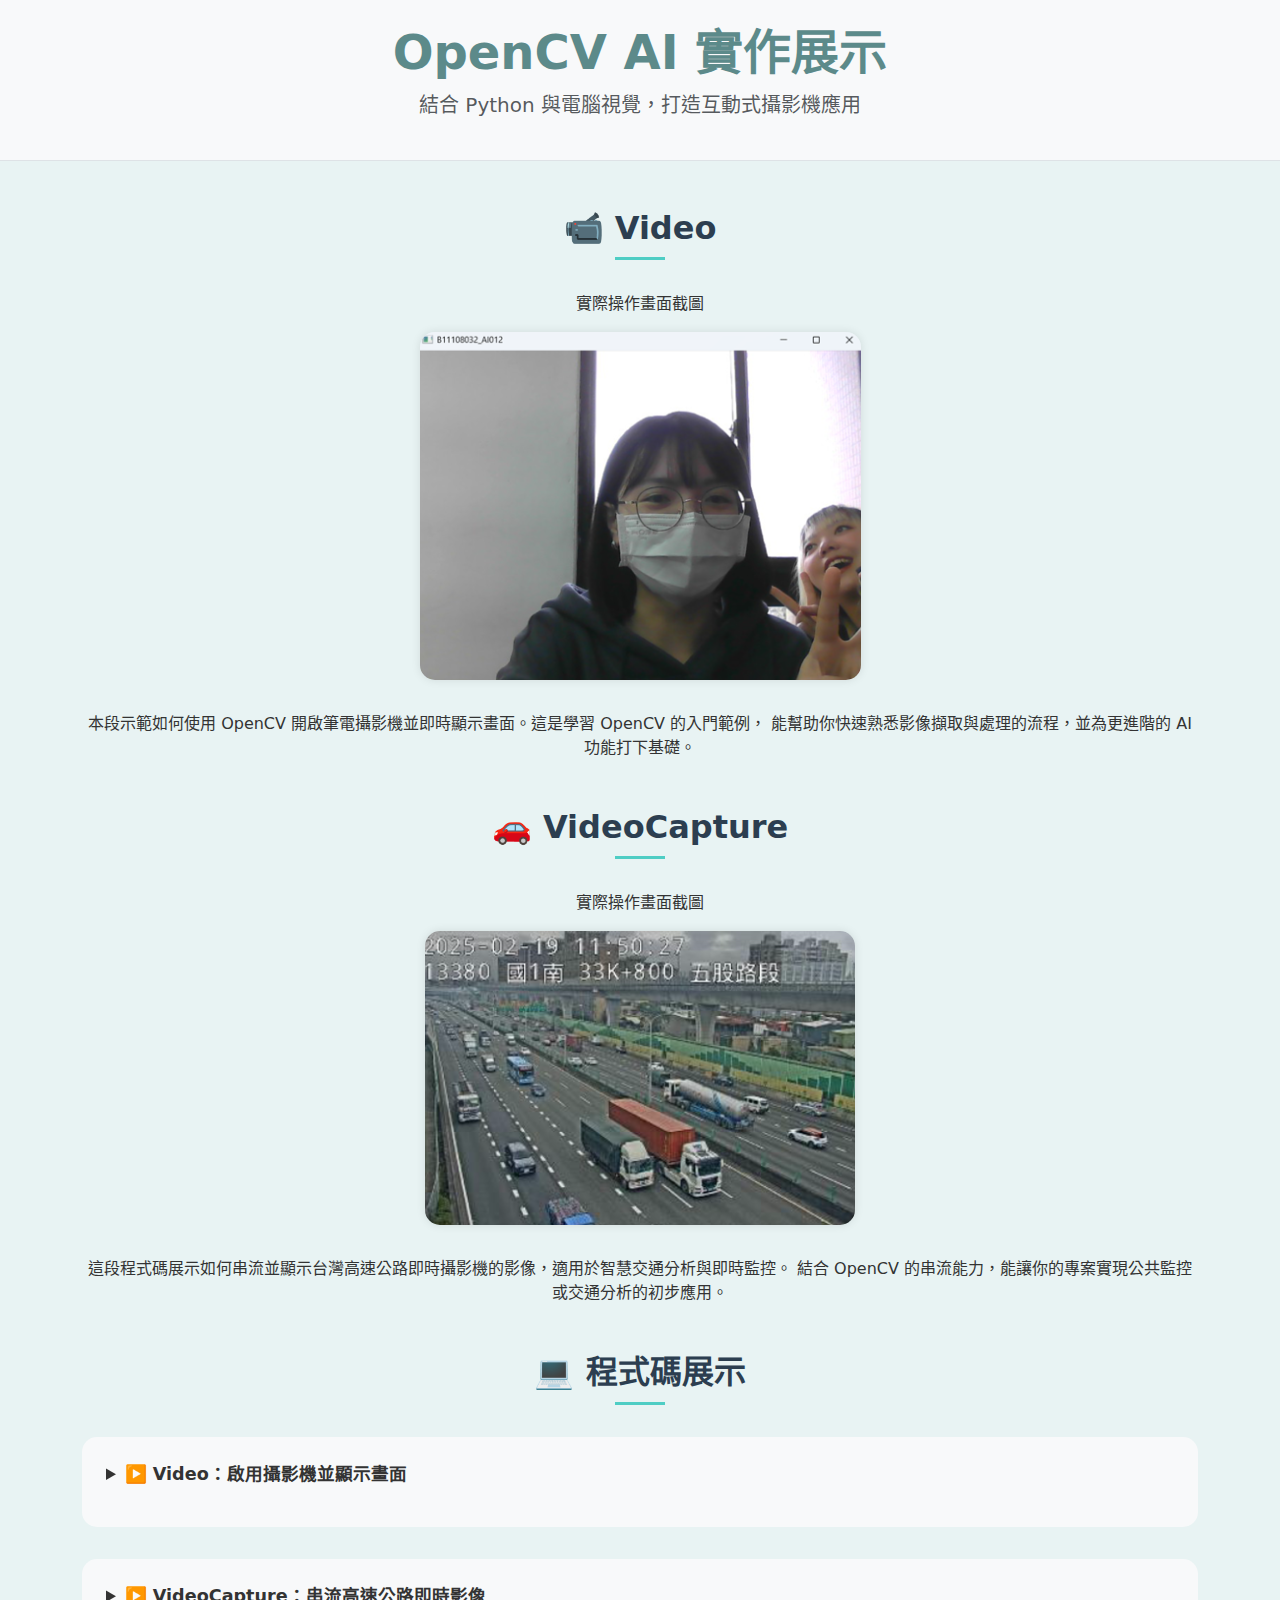
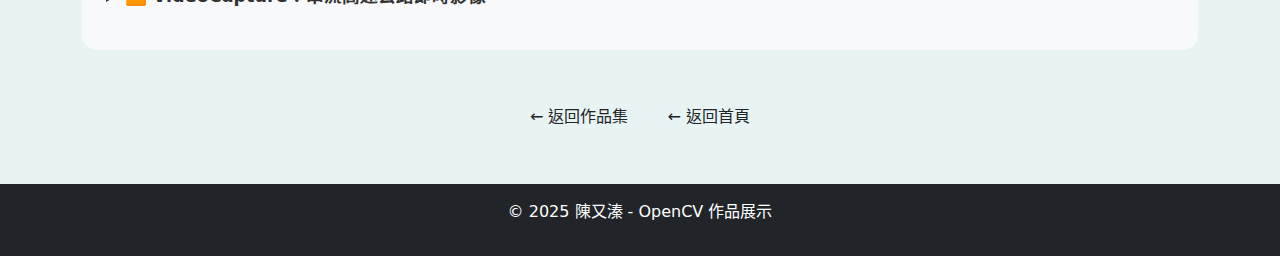
<file: opencv-project.html>
<!DOCTYPE html>
<html lang="zh-TW">
<head>
  <meta charset="UTF-8" />
  <meta name="viewport" content="width=device-width, initial-scale=1.0"/>
  <title>作品 1：OpenCV 專案實作</title>
  <link href="https://cdn.jsdelivr.net/npm/bootstrap@5.3.0/dist/css/bootstrap.min.css" rel="stylesheet">
  <link href="style.css" rel="stylesheet" type="text/css" />
  <style>
    body {
      font-weight: 500;
    }

    .section-title {
      font-size: 2rem;
      font-weight: 700;
      text-align: center;
      margin-bottom: 2rem;
      color: #2c3e50;
      position: relative;
    }

    .section-title::after {
      content: "";
      display: block;
      width: 50px;
      height: 3px;
      background: #4ecdc4;
      margin: 10px auto 0;
    }

    .img-preview {
      max-width: 100%;
      border-radius: 15px;
      box-shadow: 0 0 10px rgba(0,0,0,0.1);
      margin-bottom: 1rem;
    }

    details {
      position: relative;
      background: #f8f9fa;
      padding: 1.5rem;
      border-radius: 15px;
      margin-bottom: 2rem;
    }

    details summary {
      font-weight: 600;
      font-size: 1.1rem;
      cursor: pointer;
      margin-bottom: 1rem;
    }

    details pre {
      margin: 0;
      overflow-x: auto;
      white-space: pre-wrap;
    }

    .copy-btn {
      position: absolute;
      top: 1.5rem;
      right: 1.5rem;
      font-size: 0.875rem;
      padding: 0.4rem 0.75rem;
      border: none;
      border-radius: 6px;
      background-color: #81C0C0;
      color: white;
      cursor: pointer;
      font-weight: 600;
    }

    .copy-btn:hover {
      background-color: #6ba7a7;
    }
  </style>
</head>
<body>
  <header class="bg-light py-4 border-bottom">
    <div class="container text-center">
      <h1 class="display-5 fw-bold">OpenCV AI 實作展示</h1>
      <p class="lead text-muted">結合 Python 與電腦視覺，打造互動式攝影機應用</p>
    </div>
  </header>

  <main class="container mt-5">

    <!-- 📹 第一區塊：Video -->
    <section class="mb-5">
      <h2 class="section-title">📹 Video</h2>
      <p class="text-center">實際操作畫面截圖</p>
      <div class="text-center mb-3">
        <img src="attached_assets/camera.png" alt="video camera preview" class="img-preview">
      </div>
      <p class="text-center">
        本段示範如何使用 OpenCV 開啟筆電攝影機並即時顯示畫面。這是學習 OpenCV 的入門範例，
        能幫助你快速熟悉影像擷取與處理的流程，並為更進階的 AI 功能打下基礎。
      </p>
    </section>

    <!-- 🚗 第二區塊：VideoCapture -->
    <section class="mb-5">
      <h2 class="section-title">🚗 VideoCapture</h2>
      <p class="text-center">實際操作畫面截圖</p>
      <div class="text-center mb-3">
        <img src="attached_assets/car.png" alt="highway video preview" class="img-preview">
      </div>
      <p class="text-center">
        這段程式碼展示如何串流並顯示台灣高速公路即時攝影機的影像，適用於智慧交通分析與即時監控。
        結合 OpenCV 的串流能力，能讓你的專案實現公共監控或交通分析的初步應用。
      </p>
    </section>

    <!-- 💻 程式碼區 -->
    <section class="mb-5">
      <h2 class="section-title">💻 程式碼展示</h2>

      <!-- Video 程式碼 -->
      <details>
        <summary>▶️ Video：啟用攝影機並顯示畫面</summary>
        <button class="copy-btn" onclick="copyCode(this)">複製程式碼</button>
        <pre><code>
import cv2

cap = cv2.VideoCapture(0)
while cap.isOpened():
    success, image = cap.read()
    cv2.imshow('B11108032_AI012', image)
    if cv2.waitKey(1) & 0xFF == 27:
       break
cap.release()
cv2.destroyAllWindows()
        </code></pre>
      </details>

      <!-- VideoCapture 程式碼 -->
      <details>
        <summary>▶️ VideoCapture：串流高速公路即時影像</summary>
        <button class="copy-btn" onclick="copyCode(this)">複製程式碼</button>
        <pre><code>
import cv2
# cap = cv2.VideoCapture("video/RICH3.mp4")
# cap = cv2.VideoCapture(0)
cap = cv2.VideoCapture("https://cctvn.freeway.gov.tw/abs2mjpg/bmjpg?camera=13380")
while cap.isOpened():
    success, frame = cap.read()
    cv2.imshow("B11108032_AI021", frame)
    if cv2.waitKey(1) & 0xFF == 27:
        break
cap.release()
cv2.destroyAllWindows()
        </code></pre>
      </details>
    </section>

    <!-- 🔙 返回按鈕 -->
    <div class="text-center mb-5">
      <a href="index.html#projects" class="btn btn-teal me-2">← 返回作品集</a>
      <a href="index.html" class="btn btn-teal">← 返回首頁</a>

    </div>
  </main>

  <footer class="bg-dark text-white text-center py-3">
    <p>&copy; 2025 陳又溱 - OpenCV 作品展示</p>
  </footer>

  <!-- 複製按鈕功能 -->
  <script>
    function copyCode(button) {
      const code = button.nextElementSibling.querySelector('code').innerText;
      navigator.clipboard.writeText(code).then(() => {
        button.innerText = "✅ 已複製";
        setTimeout(() => (button.innerText = "複製程式碼"), 2000);
      });
    }
  </script>

  <script src="https://cdn.jsdelivr.net/npm/bootstrap@5.3.0/dist/js/bootstrap.bundle.min.js"></script>
</body>
</html>
</file>
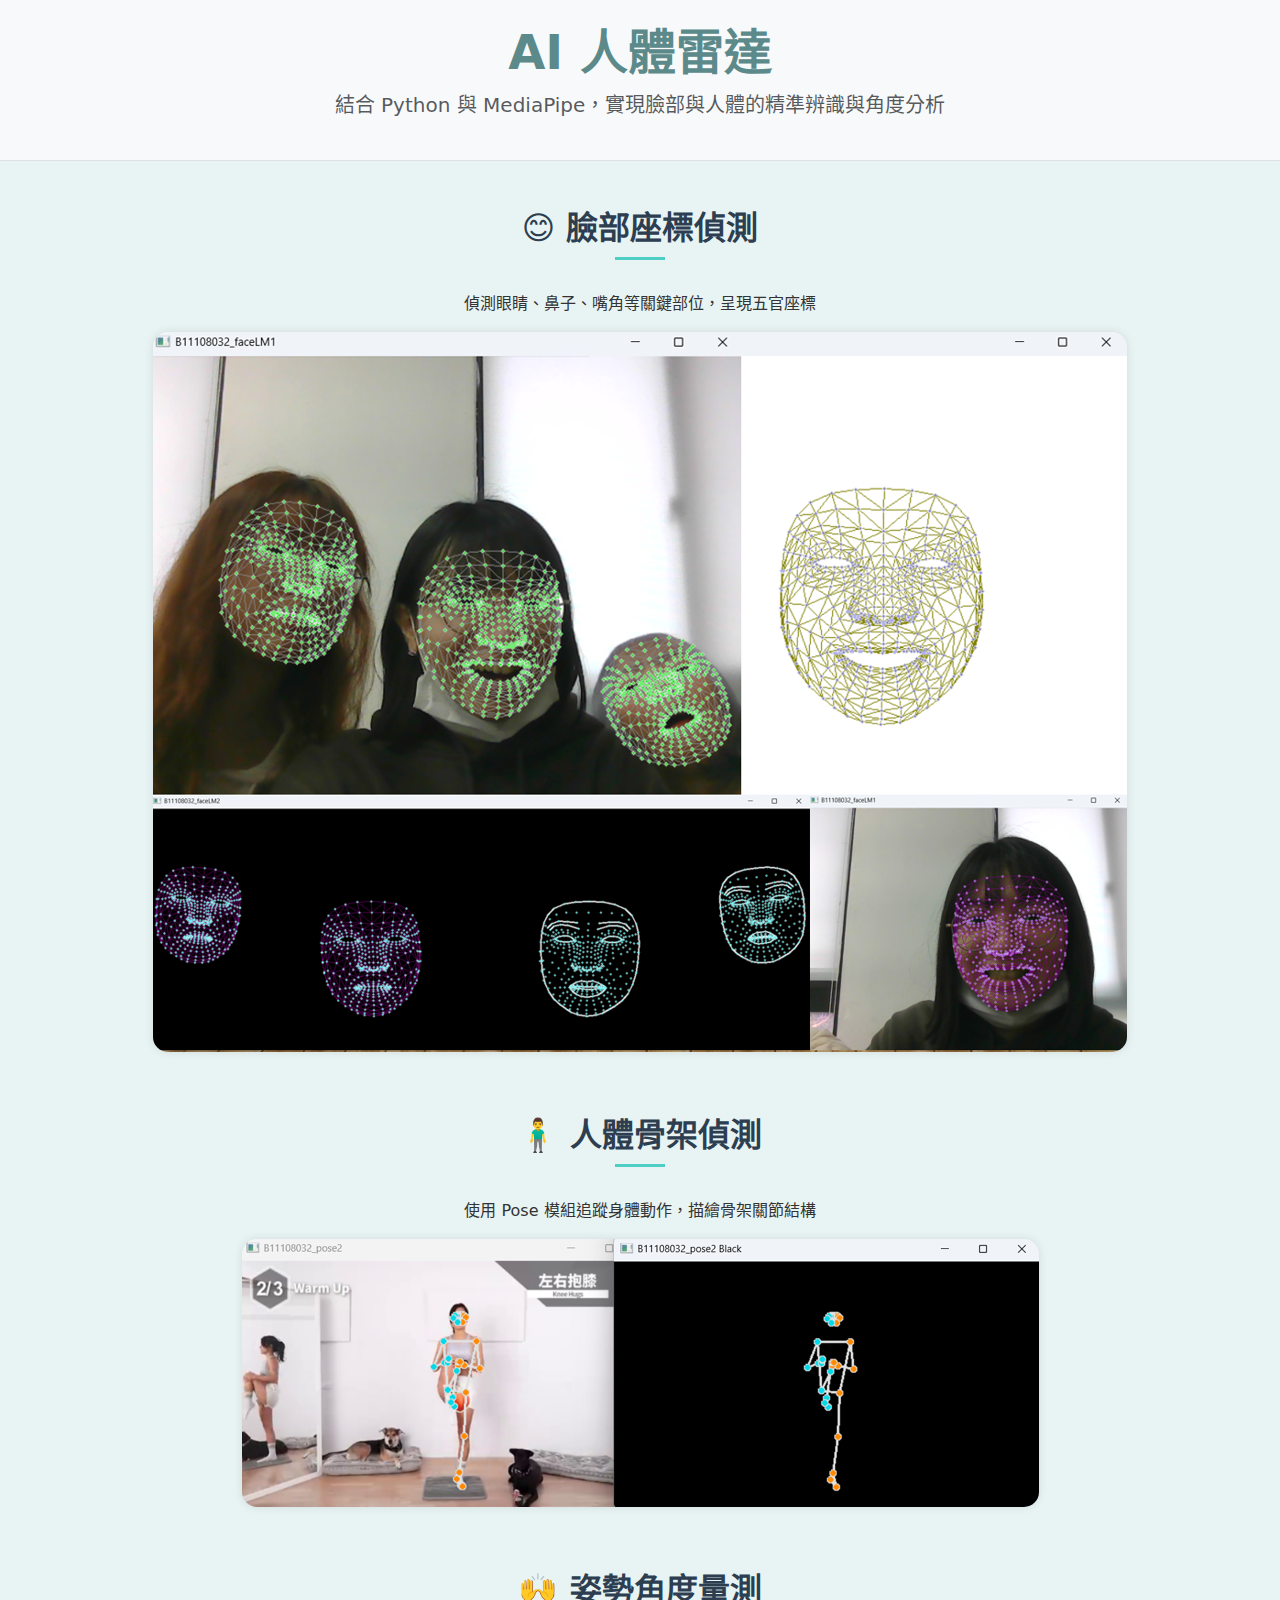
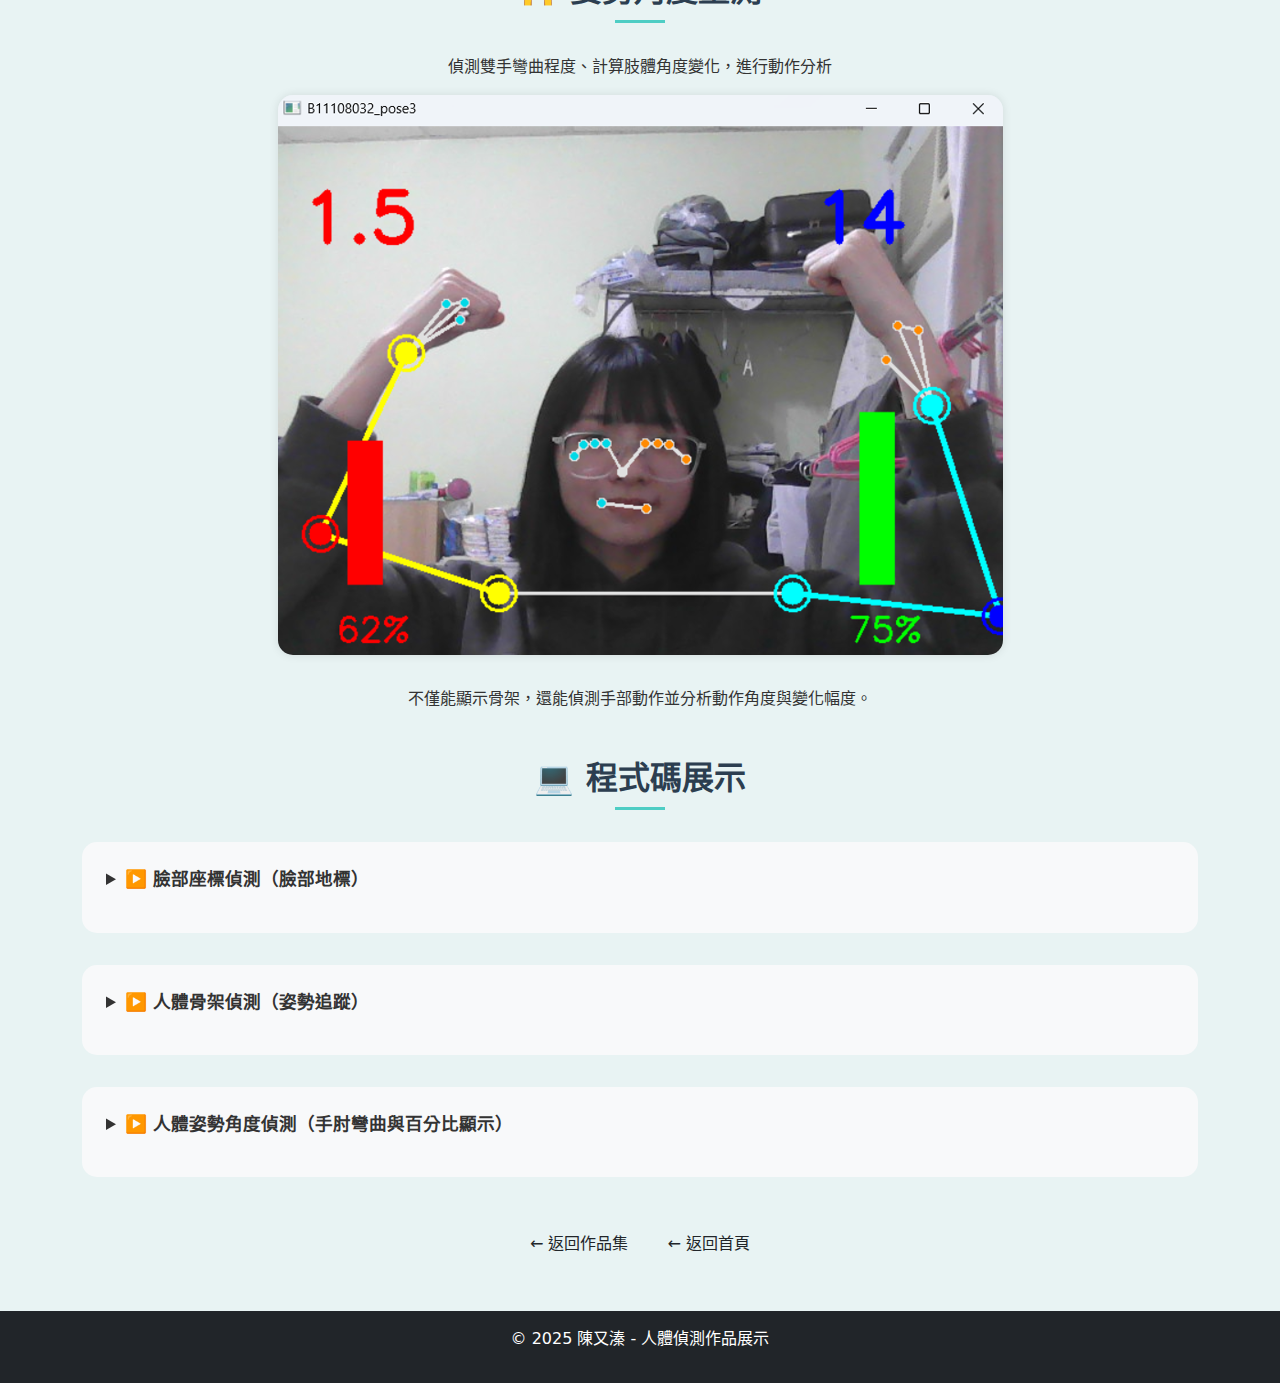
<file: pose-detect.html>
<!DOCTYPE html>
<html lang="zh-TW">
<head>
  <meta charset="UTF-8" />
  <meta name="viewport" content="width=device-width, initial-scale=1.0"/>
  <title>AI 人體雷達</title>
  <link href="https://cdn.jsdelivr.net/npm/bootstrap@5.3.0/dist/css/bootstrap.min.css" rel="stylesheet">
  <link href="style.css" rel="stylesheet" type="text/css" />
  <style>
    body {
      font-weight: 500;
    }
    .section-title {
      font-size: 2rem;
      font-weight: 700;
      text-align: center;
      margin-bottom: 2rem;
      color: #2c3e50;
      position: relative;
    }
    .section-title::after {
      content: "";
      display: block;
      width: 50px;
      height: 3px;
      background: #4ecdc4;
      margin: 10px auto 0;
    }
    .img-preview {
      max-width: 100%;
      border-radius: 15px;
      box-shadow: 0 0 10px rgba(0,0,0,0.1);
      margin-bottom: 1rem;
    }
    details {
      position: relative;
      background: #f8f9fa;
      padding: 1.5rem;
      border-radius: 15px;
      margin-bottom: 2rem;
    }
    details summary {
      font-weight: 600;
      font-size: 1.1rem;
      cursor: pointer;
      margin-bottom: 1rem;
    }
    details pre {
      margin: 0;
      overflow-x: auto;
      white-space: pre-wrap;
    }
    .copy-btn {
      position: absolute;
      top: 1.5rem;
      right: 1.5rem;
      font-size: 0.875rem;
      padding: 0.4rem 0.75rem;
      border: none;
      border-radius: 6px;
      background-color: #81C0C0;
      color: white;
      cursor: pointer;
      font-weight: 600;
    }
    .copy-btn:hover {
      background-color: #6ba7a7;
    }
  </style>
</head>
<body>
  <header class="bg-light py-4 border-bottom">
    <div class="container text-center">
      <h1 class="display-5 fw-bold">AI 人體雷達</h1>
      <p class="lead text-muted">結合 Python 與 MediaPipe，實現臉部與人體的精準辨識與角度分析</p>
    </div>
  </header>

  <main class="container mt-5">
    <!-- 😊 臉部座標偵測 -->
    <section class="mb-5">
      <h2 class="section-title">😊 臉部座標偵測</h2>
      <p class="text-center">偵測眼睛、鼻子、嘴角等關鍵部位，呈現五官座標</p>
      <div class="text-center mb-3">
        <img src="attached_assets/face dot.png" alt="臉部偵測圖片" class="img-preview">
      </div>
    </section>

    <!-- 🧍‍♂️ 人體骨架偵測 -->
    <section class="mb-5">
      <h2 class="section-title">🧍‍♂️ 人體骨架偵測</h2>
      <p class="text-center">使用 Pose 模組追蹤身體動作，描繪骨架關節結構</p>
      <div class="text-center mb-3">
        <img src="attached_assets/sport.png" alt="骨架偵測圖片" class="img-preview">
      </div>
    </section>

    <!-- 🙌 姿勢角度量測 -->
    <section class="mb-5">
      <h2 class="section-title">🙌 姿勢角度量測</h2>
      <p class="text-center">偵測雙手彎曲程度、計算肢體角度變化，進行動作分析</p>
      <div class="text-center mb-3">
        <img src="attached_assets/two hands.png" alt="角度偵測圖片" class="img-preview">
      </div>
      <p class="text-center">不僅能顯示骨架，還能偵測手部動作並分析動作角度與變化幅度。</p>
    </section>

    <!-- 💻 程式碼展示 -->
    <section class="mb-5">
      <h2 class="section-title">💻 程式碼展示</h2>

      <!-- 😊 臉部座標偵測 -->
      <details>
        <summary>▶️ 臉部座標偵測（臉部地標）</summary>
        <button class="copy-btn" onclick="copyCode(this)">複製程式碼</button>
        <pre><code>import cv2
import mediapipe as mp
import numpy as np

mp_face_detection = mp.solutions.face_detection
mp_drawing = mp.solutions.drawing_utils
face_detection = mp_face_detection.FaceDetection(model_selection=0, min_detection_confidence=0.5)
cap = cv2.VideoCapture(0)

while cap.isOpened():
    success, image = cap.read()
    imgrgb = cv2.cvtColor(image, cv2.COLOR_BGR2RGB)
    results = face_detection.process(imgrgb)
    w, h = (image.shape[1], image.shape[0])
    if results.detections:
        for detection in results.detections:
            mp_drawing.draw_detection(image, detection)
            s = detection.location_data.relative_bounding_box
            eye = int(s.width * w * 0.1)
            nose = int(s.width * w * 0.4)
            a = detection.location_data.relative_keypoints[0]
            b = detection.location_data.relative_keypoints[1]
            n = detection.location_data.relative_keypoints[2]
            m = detection.location_data.relative_keypoints[3]
            c = detection.location_data.relative_keypoints[4]
            d = detection.location_data.relative_keypoints[5]
            ax, ay = int(a.x * w), int(a.y * h)
            bx, by = int(b.x * w), int(b.y * h)
            nx, ny = int(n.x * w), int(n.y * h)
            mx, my = int(m.x * w), int(m.y * h)
            cx, cy = int(c.x * w), int(c.y * h)
            dx, dy = int(d.x * w), int(d.y * h)
            cv2.circle(image, (ax, ay), (eye + 10), (255, 255, 255), -1)
            cv2.circle(image, (bx, by), (eye + 10), (255, 255, 0), -1)
            cv2.circle(image, (ax, ay), eye, (0, 0, 0), -1)
            cv2.circle(image, (bx, by), eye, (0, 0, 0), -1)
            cv2.rectangle(image, (nx, ny), (nx - 10, ny + 10), (0, 200, 0), 10)
            cv2.rectangle(image, (mx, my), (mx - 10, my + 10), (255, 200, 200), 10)
            cv2.rectangle(image, (cx, cy), (cx - 30, cy + 10), (200, 200, 0), -1)
            cv2.rectangle(image, (dx, dy), (dx - 30, dy + 10), (200, 200, 200), -1)
    cv2.imshow('B11108032', image)
    if cv2.waitKey(5) & 0xFF == 27:
        break
cap.release()
cv2.destroyAllWindows()</code></pre>
      </details>

      <!-- 人體骨架偵測 -->
      <details>
        <summary>▶️ 人體骨架偵測（姿勢追蹤）</summary>
        <button class="copy-btn" onclick="copyCode(this)">複製程式碼</button>
        <pre><code>import cv2
import mediapipe as mp
import numpy as np

conn = mp.solutions.pose.POSE_CONNECTIONS
pose = mp.solutions.pose.Pose(min_detection_confidence=0.5, min_tracking_confidence=0.5)
mpd = mp.solutions.drawing_utils
spec = mp.solutions.drawing_styles.get_default_pose_landmarks_style()

cap = cv2.VideoCapture('video/pose003.mp4')
while cap.isOpened():
    success, image = cap.read()
    imgrgb = cv2.cvtColor(image, cv2.COLOR_BGR2RGB)
    bkb = np.zeros(image.shape, dtype=np.uint8)
    results = pose.process(imgrgb)
    if results.pose_landmarks:
        mpd.draw_landmarks(image, results.pose_landmarks, conn, spec)
        mpd.draw_landmarks(bkb, results.pose_landmarks, conn, spec)
    cv2.imshow('B11108032_pose2', image)
    cv2.imshow('B11108032_pose2 Black', bkb)
    if cv2.waitKey(5) & 0xFF == 27:
        break
cap.release()</code></pre>
      </details>

      <!-- 姿勢角度計算 -->
      <details>
        <summary>▶️ 人體姿勢角度偵測（手肘彎曲與百分比顯示）</summary>
        <button class="copy-btn" onclick="copyCode(this)">複製程式碼</button>
        <pre><code>import cv2
import mediapipe as mp
import numpy as np
import math

pose = mp.solutions.pose.Pose()
conn = mp.solutions.pose.POSE_CONNECTIONS
mpd = mp.solutions.drawing_utils
spec = mp.solutions.drawing_styles.get_default_pose_landmarks_style()
switch, count, switch2, count2 = 0, 0, 0, 0
color = (0, 0, 255)
color2 = (255, 0, 0)
cap = cv2.VideoCapture(0)

while cap.isOpened():
    success, image = cap.read()
    imgrgb = cv2.cvtColor(image, cv2.COLOR_BGR2RGB)
    results = pose.process(imgrgb)
    h, w, c = image.shape
    xx1 = int(w * 0.1)
    xx2 = int(w * 0.8)
    poslist = []
    if results.pose_landmarks:
        mpd.draw_landmarks(image, results.pose_landmarks, conn, spec)
        for id, lm in enumerate(results.pose_landmarks.landmark):
            cx, cy = int(lm.x * w), int(lm.y * h)
            poslist.append([id, cx, cy])
    try:
        x1, y1 = poslist[12][1], poslist[12][2]
        x2, y2 = poslist[14][1], poslist[14][2]
        x3, y3 = poslist[16][1], poslist[16][2]
        right_angle = abs(int(math.degrees(math.atan2(y1 - y2, x1 - x2) - math.atan2(y3 - y2, x3 - x2))))
        x4, y4 = poslist[11][1], poslist[11][2]
        x5, y5 = poslist[13][1], poslist[13][2]
        x6, y6 = poslist[15][1], poslist[15][2]
        left_angle = abs(int(math.degrees(math.atan2(y4 - y5, x4 - x5) - math.atan2(y6 - y5, x6 - x5))))

        right_per = np.interp(right_angle, (30, 170), (100, 0))
        right_bar = int(np.interp(right_angle, (30, 170), (200, 400)))
        left_per = np.interp(left_angle, (30, 170), (100, 0))
        left_bar = int(np.interp(left_angle, (30, 170), (200, 400)))

        cv2.rectangle(image, (xx1, int(right_bar)), (xx1 + 30, 400), color, cv2.FILLED)
        cv2.putText(image, str(int(right_per)) + '%', (xx1 - 10, 450), cv2.FONT_HERSHEY_SIMPLEX, 1, color, 2)
        cv2.rectangle(image, (xx2, int(left_bar)), (xx2 + 30, 400), color2, cv2.FILLED)
        cv2.putText(image, str(int(left_per)) + '%', (xx2 - 10, 450), cv2.FONT_HERSHEY_SIMPLEX, 1, color2, 2)

        if right_per >= 95:
            color = (0, 255, 0)
            if switch == 0:
                count += 0.5
                switch = 1
        if right_per <= 5:
            color = (0, 255, 0)
            if switch == 1:
                count += 0.5
                switch = 0
        if left_per >= 95:
            color2 = (0, 255, 0)
            if switch2 == 0:
                count2 += 0.5
                switch2 = 1
        if left_per <= 5:
            color2 = (0, 255, 0)
            if switch2 == 1:
                count2 += 0.5
                switch2 = 0

    except:
        pass

    cv2.putText(image, str(count), (xx1 - 40, 100), cv2.FONT_HERSHEY_SIMPLEX, 2, (0, 0, 255), 6)
    cv2.putText(image, str(int(count2)), (xx2 - 40, 100), cv2.FONT_HERSHEY_SIMPLEX, 2, (255, 0, 0), 6)

    cv2.imshow('B11108032_pose3', image)
    if cv2.waitKey(5) & 0xFF == 27:
        break
cap.release()
cv2.destroyAllWindows()</code></pre>
      </details>
    </section>

    <!-- 🔙 返回按鈕 -->
    <div class="text-center mb-5">
      <a href="index.html#projects" class="btn btn-teal me-2">← 返回作品集</a>
      <a href="index.html" class="btn btn-teal">← 返回首頁</a>
    </div>
  </main>

  <footer class="bg-dark text-white text-center py-3">
    <p>&copy; 2025 陳又溱 - 人體偵測作品展示</p>
  </footer>

  <script>
    function copyCode(button) {
      const code = button.nextElementSibling.querySelector('code').innerText;
      navigator.clipboard.writeText(code).then(() => {
        button.innerText = "✅ 已複製";
        setTimeout(() => (button.innerText = "複製程式碼"), 2000);
      });
    }
  </script>

  <script src="https://cdn.jsdelivr.net/npm/bootstrap@5.3.0/dist/js/bootstrap.bundle.min.js"></script>
</body>
</html>
</file>
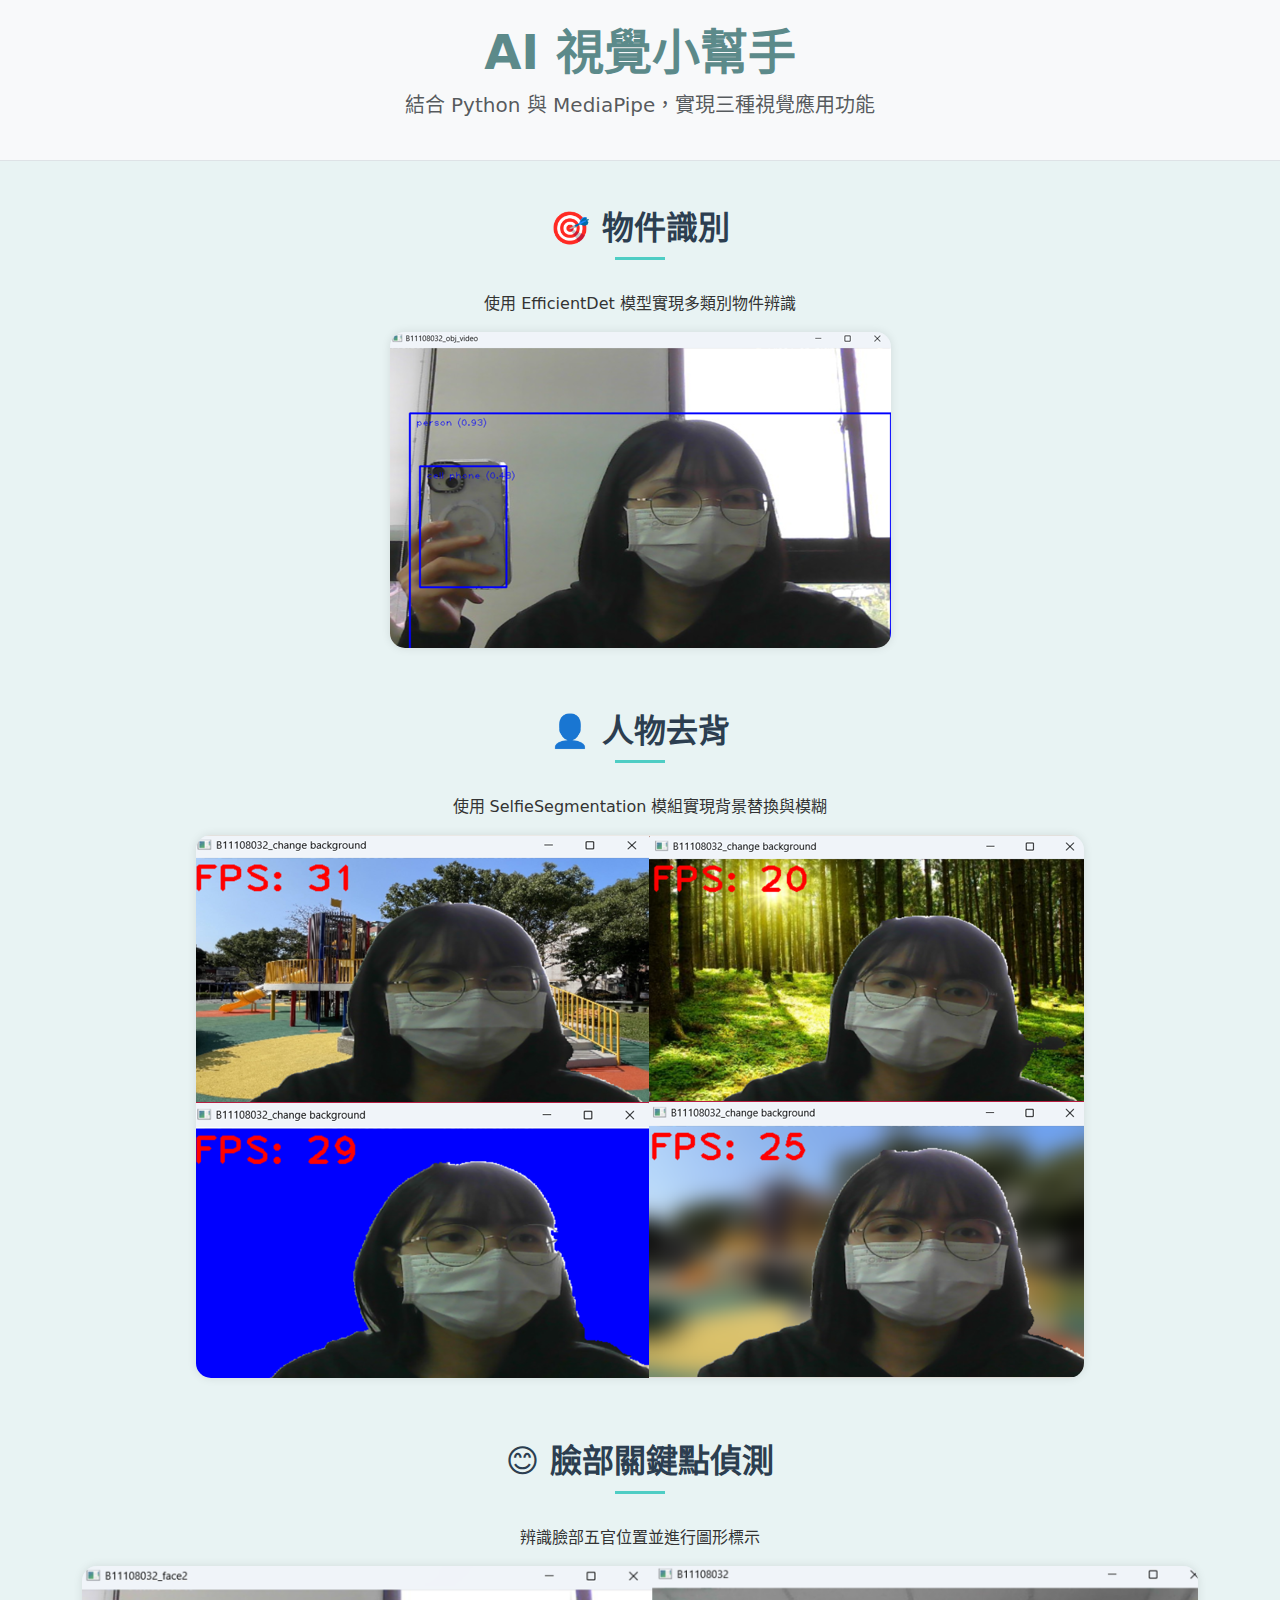
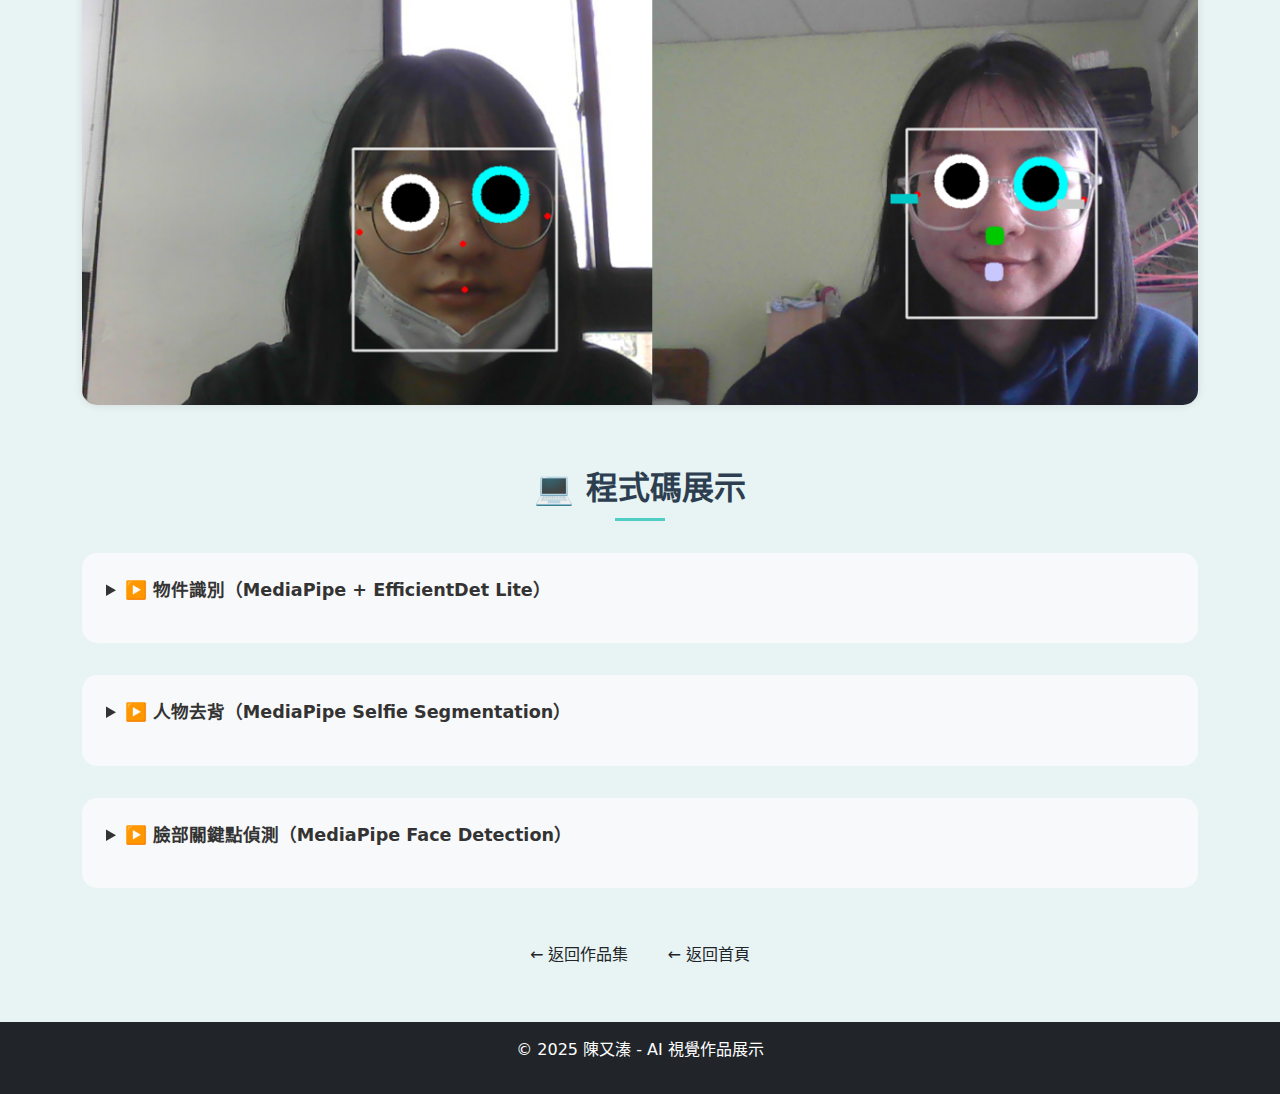
<file: vision-tools.html>
<!DOCTYPE html>
<html lang="zh-TW">
<head>
  <meta charset="UTF-8" />
  <meta name="viewport" content="width=device-width, initial-scale=1.0"/>
  <title>AI 視覺小幫手</title>
  <link href="https://cdn.jsdelivr.net/npm/bootstrap@5.3.0/dist/css/bootstrap.min.css" rel="stylesheet">
  <link href="style.css" rel="stylesheet" type="text/css" />
  <style>
    body {
      font-weight: 500;
    }
    .section-title {
      font-size: 2rem;
      font-weight: 700;
      text-align: center;
      margin-bottom: 2rem;
      color: #2c3e50;
      position: relative;
    }
    .section-title::after {
      content: "";
      display: block;
      width: 50px;
      height: 3px;
      background: #4ecdc4;
      margin: 10px auto 0;
    }
    .img-preview {
      max-width: 100%;
      border-radius: 15px;
      box-shadow: 0 0 10px rgba(0,0,0,0.1);
      margin-bottom: 1rem;
    }
    details {
      position: relative;
      background: #f8f9fa;
      padding: 1.5rem;
      border-radius: 15px;
      margin-bottom: 2rem;
    }
    details summary {
      font-weight: 600;
      font-size: 1.1rem;
      cursor: pointer;
      margin-bottom: 1rem;
    }
    details pre {
      margin: 0;
      overflow-x: auto;
      white-space: pre-wrap;
    }
    .copy-btn {
      position: absolute;
      top: 1.5rem;
      right: 1.5rem;
      font-size: 0.875rem;
      padding: 0.4rem 0.75rem;
      border: none;
      border-radius: 6px;
      background-color: #81C0C0;
      color: white;
      cursor: pointer;
      font-weight: 600;
    }
    .copy-btn:hover {
      background-color: #6ba7a7;
    }
  </style>
</head>
<body>
  <header class="bg-light py-4 border-bottom">
    <div class="container text-center">
      <h1 class="display-5 fw-bold">AI 視覺小幫手</h1>
      <p class="lead text-muted">結合 Python 與 MediaPipe，實現三種視覺應用功能</p>
    </div>
  </header>

  <main class="container mt-5">
    <!-- 🎯 物件識別 -->
    <section class="mb-5">
      <h2 class="section-title">🎯 物件識別</h2>
      <p class="text-center">使用 EfficientDet 模型實現多類別物件辨識</p>
      <div class="text-center mb-3">
        <img src="attached_assets/object.png" alt="物件識別圖片" class="img-preview">
      </div>
    </section>

    <!-- 👤 人物去背 -->
    <section class="mb-5">
      <h2 class="section-title">👤 人物去背</h2>
      <p class="text-center">使用 SelfieSegmentation 模組實現背景替換與模糊</p>
      <div class="text-center mb-3">
        <img src="attached_assets/back.png" alt="人物去背圖片" class="img-preview">
      </div>
    </section>

    <!-- 😊 臉部關鍵點偵測 -->
    <section class="mb-5">
      <h2 class="section-title">😊 臉部關鍵點偵測</h2>
      <p class="text-center">辨識臉部五官位置並進行圖形標示</p>
      <div class="text-center mb-3">
        <img src="attached_assets/face.png" alt="臉部偵測圖片" class="img-preview">
      </div>
    </section>

    <!-- 💻 程式碼區 -->
    <section class="mb-5">
      <h2 class="section-title">💻 程式碼展示</h2>

      <!-- 物件識別 -->
      <details>
        <summary>▶️ 物件識別（MediaPipe + EfficientDet Lite）</summary>
        <button class="copy-btn" onclick="copyCode(this)">複製程式碼</button>
        <pre><code>import cv2
import mediapipe as mp

base_options = mp.tasks.BaseOptions('models/efficientdet_lite0.tflite')
options = mp.tasks.vision.ObjectDetectorOptions(base_options, score_threshold=0.2)
detector = mp.tasks.vision.ObjectDetector.create_from_options(options)
cap = cv2.VideoCapture(0)

while cap.isOpened():
    success, image = cap.read()
    image = cv2.resize(image, (800, 480))
    image_mp = mp.Image(mp.ImageFormat.SRGB, image)
    detection_result = detector.detect(image_mp)

    for detection in detection_result.detections:
        bbox = detection.bounding_box
        cv2.rectangle(image, (bbox.origin_x, bbox.origin_y),
                      (bbox.origin_x + bbox.width, bbox.origin_y + bbox.height), (255, 0, 0), 2)
        category = detection.categories[0]
        result_text = category.category_name + ' (' + str(round(category.score, 2)) + ')'
        cv2.putText(image, result_text, (10 + bbox.origin_x, 20 + bbox.origin_y),
                    1, 1, (255, 0, 0), 1)
    cv2.imshow('B11108032_obj_video', image)
    if cv2.waitKey(1) & 0xFF == 27:
       break

cap.release()
cv2.destroyAllWindows()</code></pre>
      </details>

      <!-- 人物去背 -->
      <details>
        <summary>▶️ 人物去背（MediaPipe Selfie Segmentation）</summary>
        <button class="copy-btn" onclick="copyCode(this)">複製程式碼</button>
        <pre><code>import cv2
import numpy as np
import mediapipe as mp
import time

blur = 0
prev_time = 0
bg_image = None
BG_COLOR = (255, 0, 0)
selfie_segmentation = mp.solutions.selfie_segmentation.SelfieSegmentation(0)

cap = cv2.VideoCapture(0)
while cap.isOpened():
    success, image = cap.read()
    if not success:
        print("Ignoring empty camera frame.")
        continue

    img = cv2.resize(image, (520, 300))
    imgrgb = cv2.cvtColor(img, cv2.COLOR_BGR2RGB)
    results = selfie_segmentation.process(imgrgb)

    condition = np.stack((results.segmentation_mask,) * 3, axis=-1) > 0.1

    if bg_image is None:
        bg_image = np.zeros([300, 520, 3], np.uint8)
        bg_image[:] = BG_COLOR
    else:
        bg_image = cv2.resize(bg_image, (520, 300))
        if blur > 0:
            bg_image = cv2.GaussianBlur(bg_image, (55, 55), 0)
            blur = 0

    output_image = np.where(condition, img, bg_image)
    cv2.putText(output_image, f'FPS: {int(1 / (time.time() - prev_time))}',
                (3, 40), cv2.FONT_HERSHEY_PLAIN, 3, (0, 0, 255), 3)

    prev_time = time.time()
    cv2.imshow("B11108032_change background", output_image)

    keyb = cv2.waitKey(1) & 0xFF
    if keyb == 27:
        break
    elif keyb == ord('0'):
        bg_image = None
    elif keyb == ord('1'):
        bg_image = cv2.imread('pic/bgc.jpg')
    elif keyb == ord('2'):
        bg_image = cv2.imread('pic/forest.jpg')
    elif keyb == ord('3'):
        bg_image = cv2.imread('pic/park.jpg')
    elif keyb == ord('b'):
        blur += 1

cap.release()
cv2.destroyAllWindows()</code></pre>
      </details>

      <!-- 臉部偵測 -->
      <details>
        <summary>▶️ 臉部關鍵點偵測（MediaPipe Face Detection）</summary>
        <button class="copy-btn" onclick="copyCode(this)">複製程式碼</button>
        <pre><code>import cv2
import mediapipe as mp

mp_face_detection = mp.solutions.face_detection
mp_drawing = mp.solutions.drawing_utils
face_detection = mp_face_detection.FaceDetection(model_selection=0, min_detection_confidence=0.5)

cap = cv2.VideoCapture(0)
while cap.isOpened():
    success, image = cap.read()
    imgrgb = cv2.cvtColor(image, cv2.COLOR_BGR2RGB)
    results = face_detection.process(imgrgb)
    w, h = image.shape[1], image.shape[0]

    if results.detections:
        for detection in results.detections:
            mp_drawing.draw_detection(image, detection)
            s = detection.location_data.relative_bounding_box

            eye = int(s.width * w * 0.1)
            a = detection.location_data.relative_keypoints[0]
            b = detection.location_data.relative_keypoints[1]
            n = detection.location_data.relative_keypoints[2]
            m = detection.location_data.relative_keypoints[3]
            c = detection.location_data.relative_keypoints[4]
            d = detection.location_data.relative_keypoints[5]

            ax, ay = int(a.x * w), int(a.y * h)
            bx, by = int(b.x * w), int(b.y * h)
            nx, ny = int(n.x * w), int(n.y * h)
            mx, my = int(m.x * w), int(m.y * h)
            cx, cy = int(c.x * w), int(c.y * h)
            dx, dy = int(d.x * w), int(d.y * h)

            cv2.circle(image, (ax, ay), (eye + 10), (255, 255, 255), -1)
            cv2.circle(image, (bx, by), (eye + 10), (255, 255, 0), -1)
            cv2.circle(image, (ax, ay), eye, (0, 0, 0), -1)
            cv2.circle(image, (bx, by), eye, (0, 0, 0), -1)
            cv2.rectangle(image, (nx, ny), (nx - 10, ny + 10), (0, 200, 0), 10)
            cv2.rectangle(image, (mx, my), (mx - 10, my + 10), (255, 200, 200), 10)
            cv2.rectangle(image, (cx, cy), (cx - 30, cy + 10), (200, 200, 0), -1)
            cv2.rectangle(image, (dx, dy), (dx - 30, dy + 10), (200, 200, 200), -1)

    cv2.imshow('B11108032', image)
    if cv2.waitKey(5) & 0xFF == 27:
        break

cap.release()
cv2.destroyAllWindows()</code></pre>
      </details>
    </section>

    <!-- 🔙 返回按鈕 -->
    <div class="text-center mb-5">
      <a href="index.html#projects" class="btn btn-teal me-2">← 返回作品集</a>
      <a href="index.html" class="btn btn-teal">← 返回首頁</a>
    </div>
  </main>

  <footer class="bg-dark text-white text-center py-3">
    <p>&copy; 2025 陳又溱 - AI 視覺作品展示</p>
  </footer>

  <script>
    function copyCode(button) {
      const code = button.nextElementSibling.querySelector('code').innerText;
      navigator.clipboard.writeText(code).then(() => {
        button.innerText = "✅ 已複製";
        setTimeout(() => (button.innerText = "複製程式碼"), 2000);
      });
    }
  </script>

  <script src="https://cdn.jsdelivr.net/npm/bootstrap@5.3.0/dist/js/bootstrap.bundle.min.js"></script>
</body>
</html>
</file>
<file: style.css>
body {
  background-color: #e8f3f3;
  color: #333;
}
header, footer {
  background-color: #81C0C0;
  color: white;
  padding: 1rem 0;
}

h1, h2, h3 {
  color: #5c8a8a;
}

.navbar-light .navbar-brand,
.navbar-light .nav-link {
  color: #5c8a8a;
}

.card {
  border: 1px solid #81C0C0;
}

.card-title {
  color: #4d7373;
}

.card-text {
  color: #5c8a8a;
}

button {
  background-color: #81C0C0;
  color: white;
  border: none;
}

button:hover {
  background-color: #6ba7a7;
}
</file>
